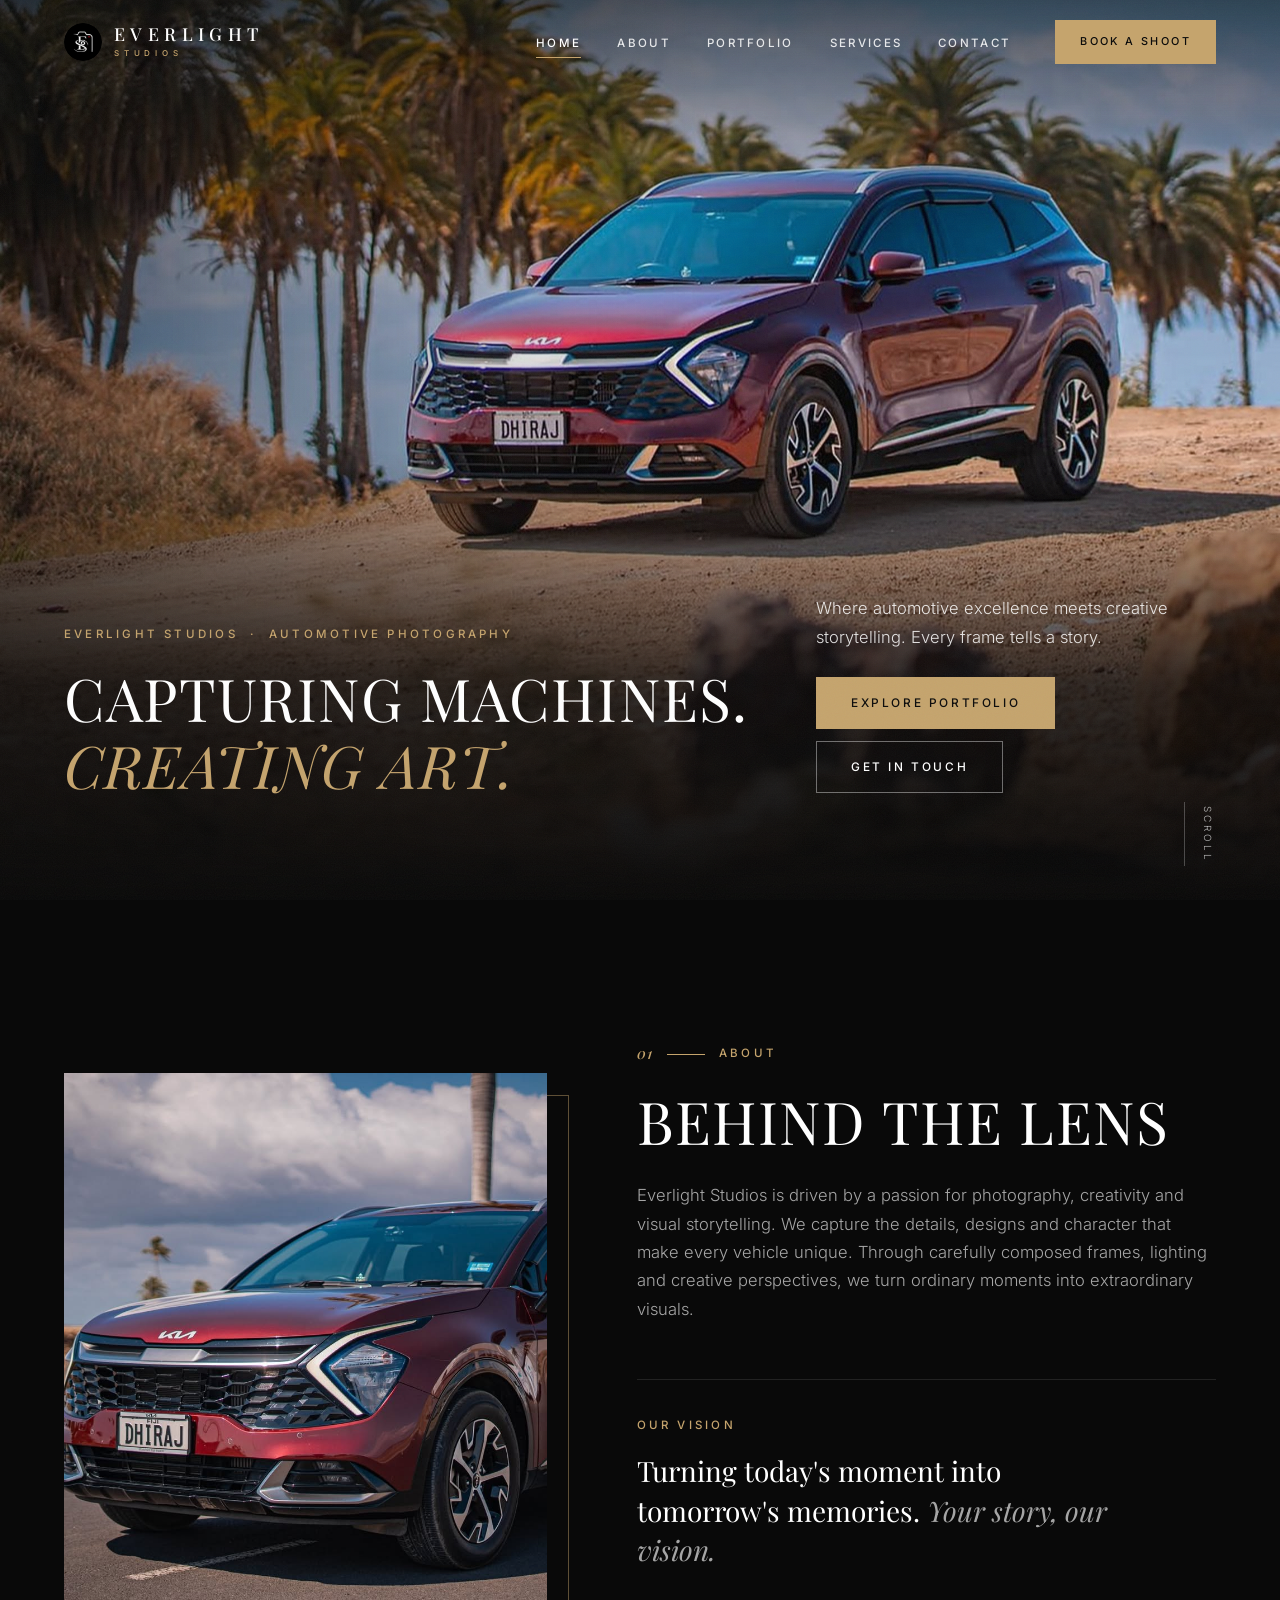
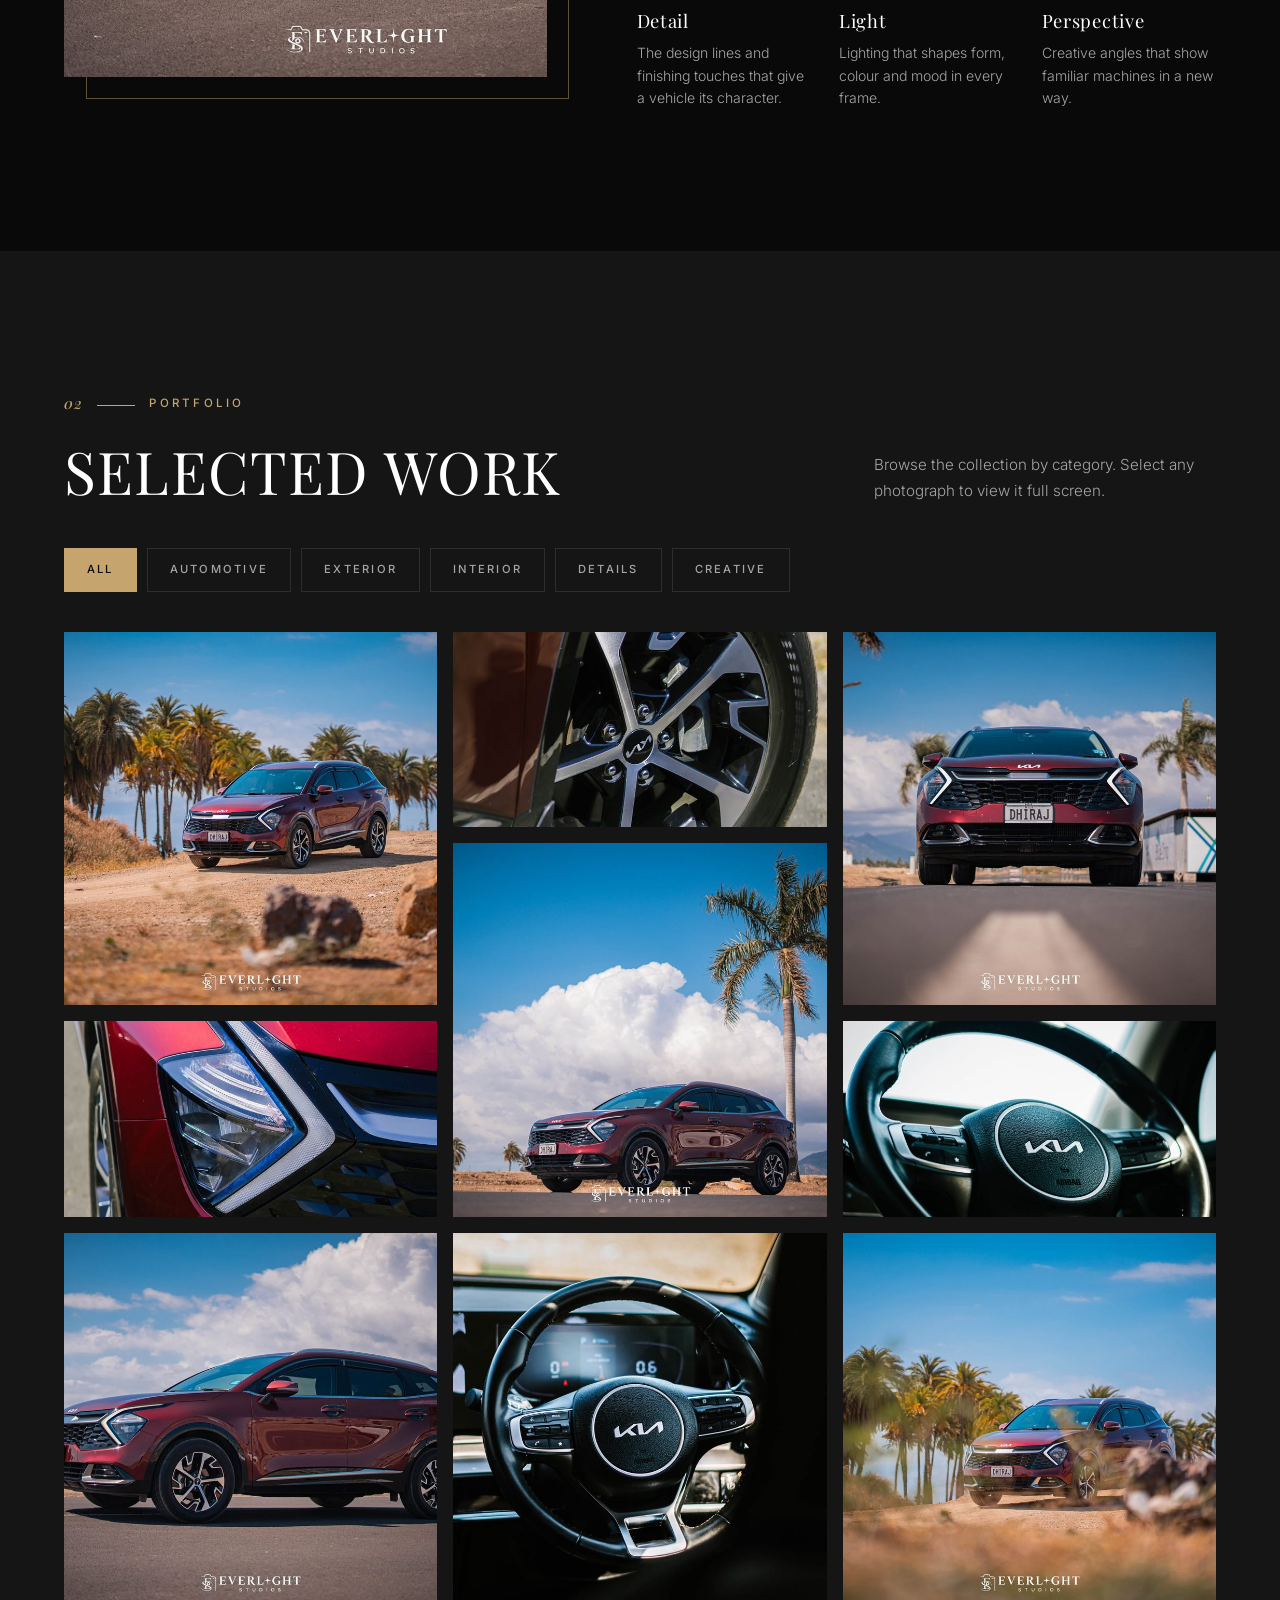
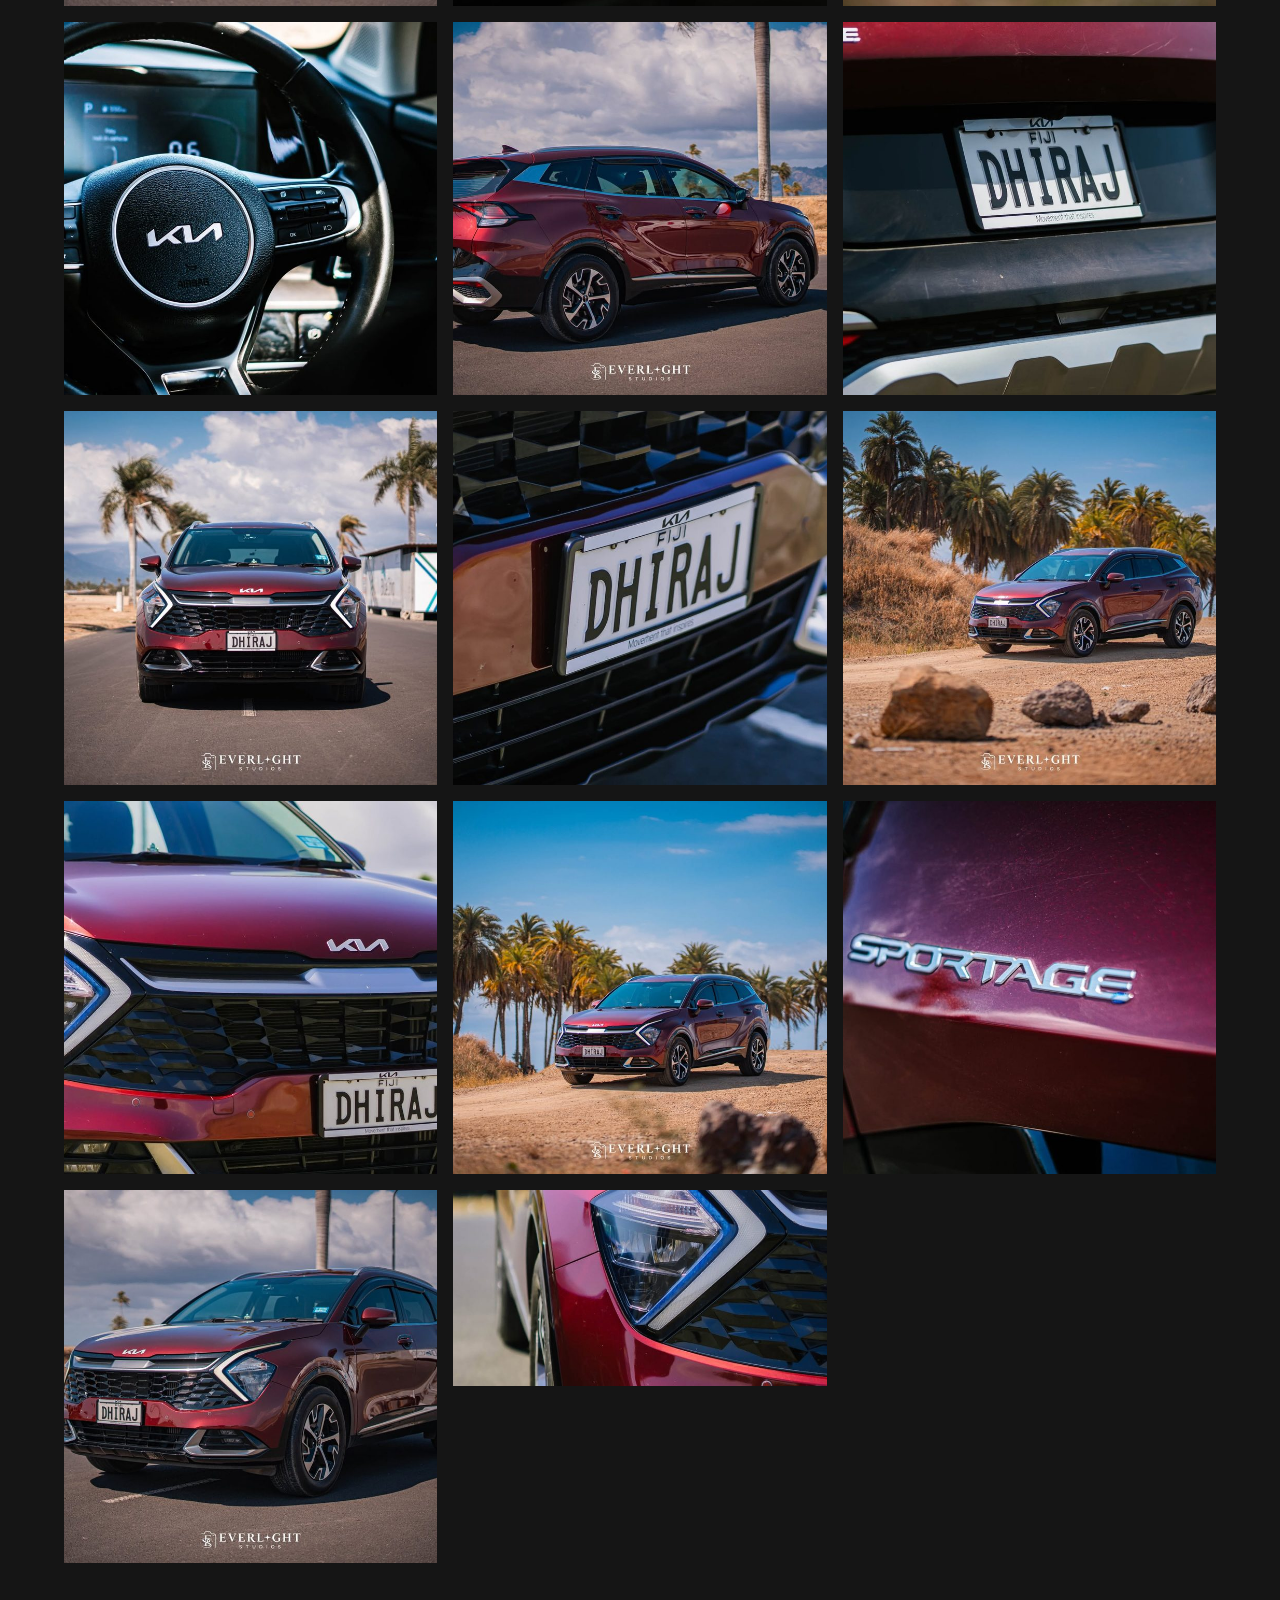
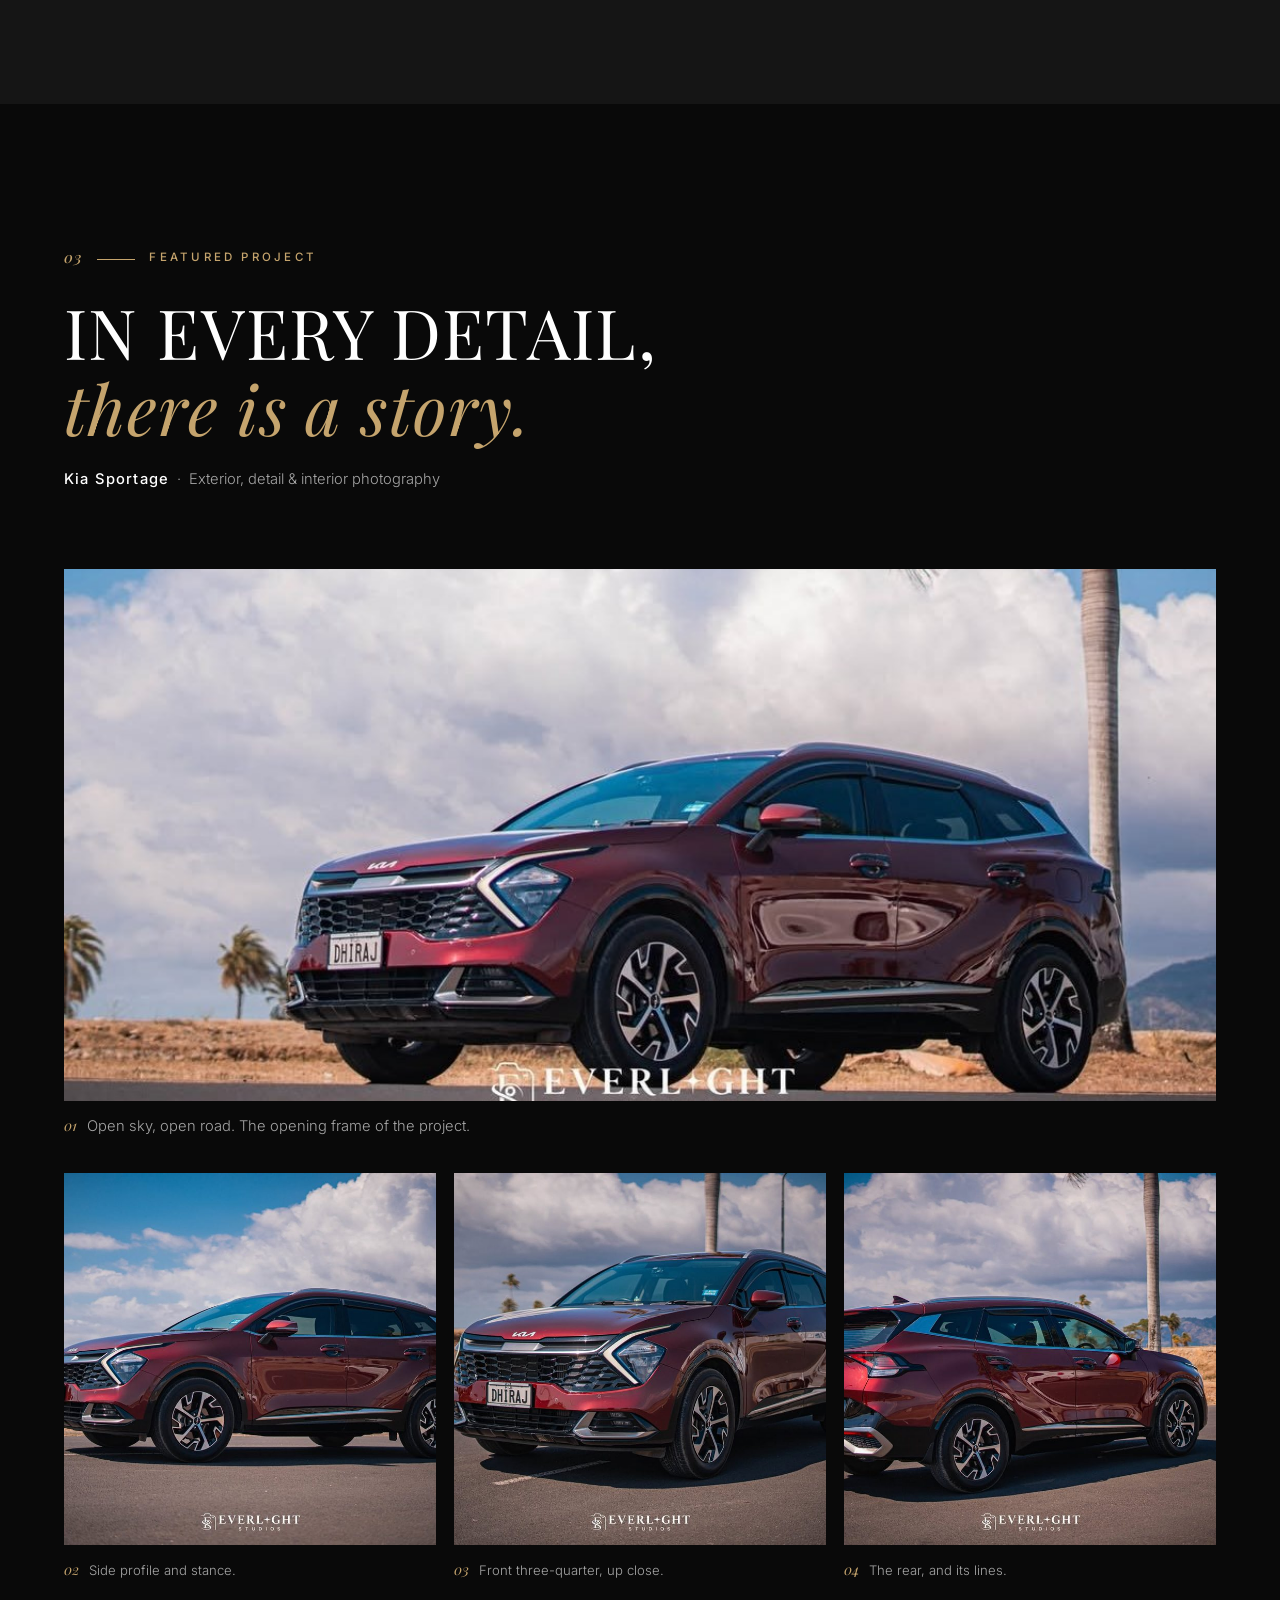
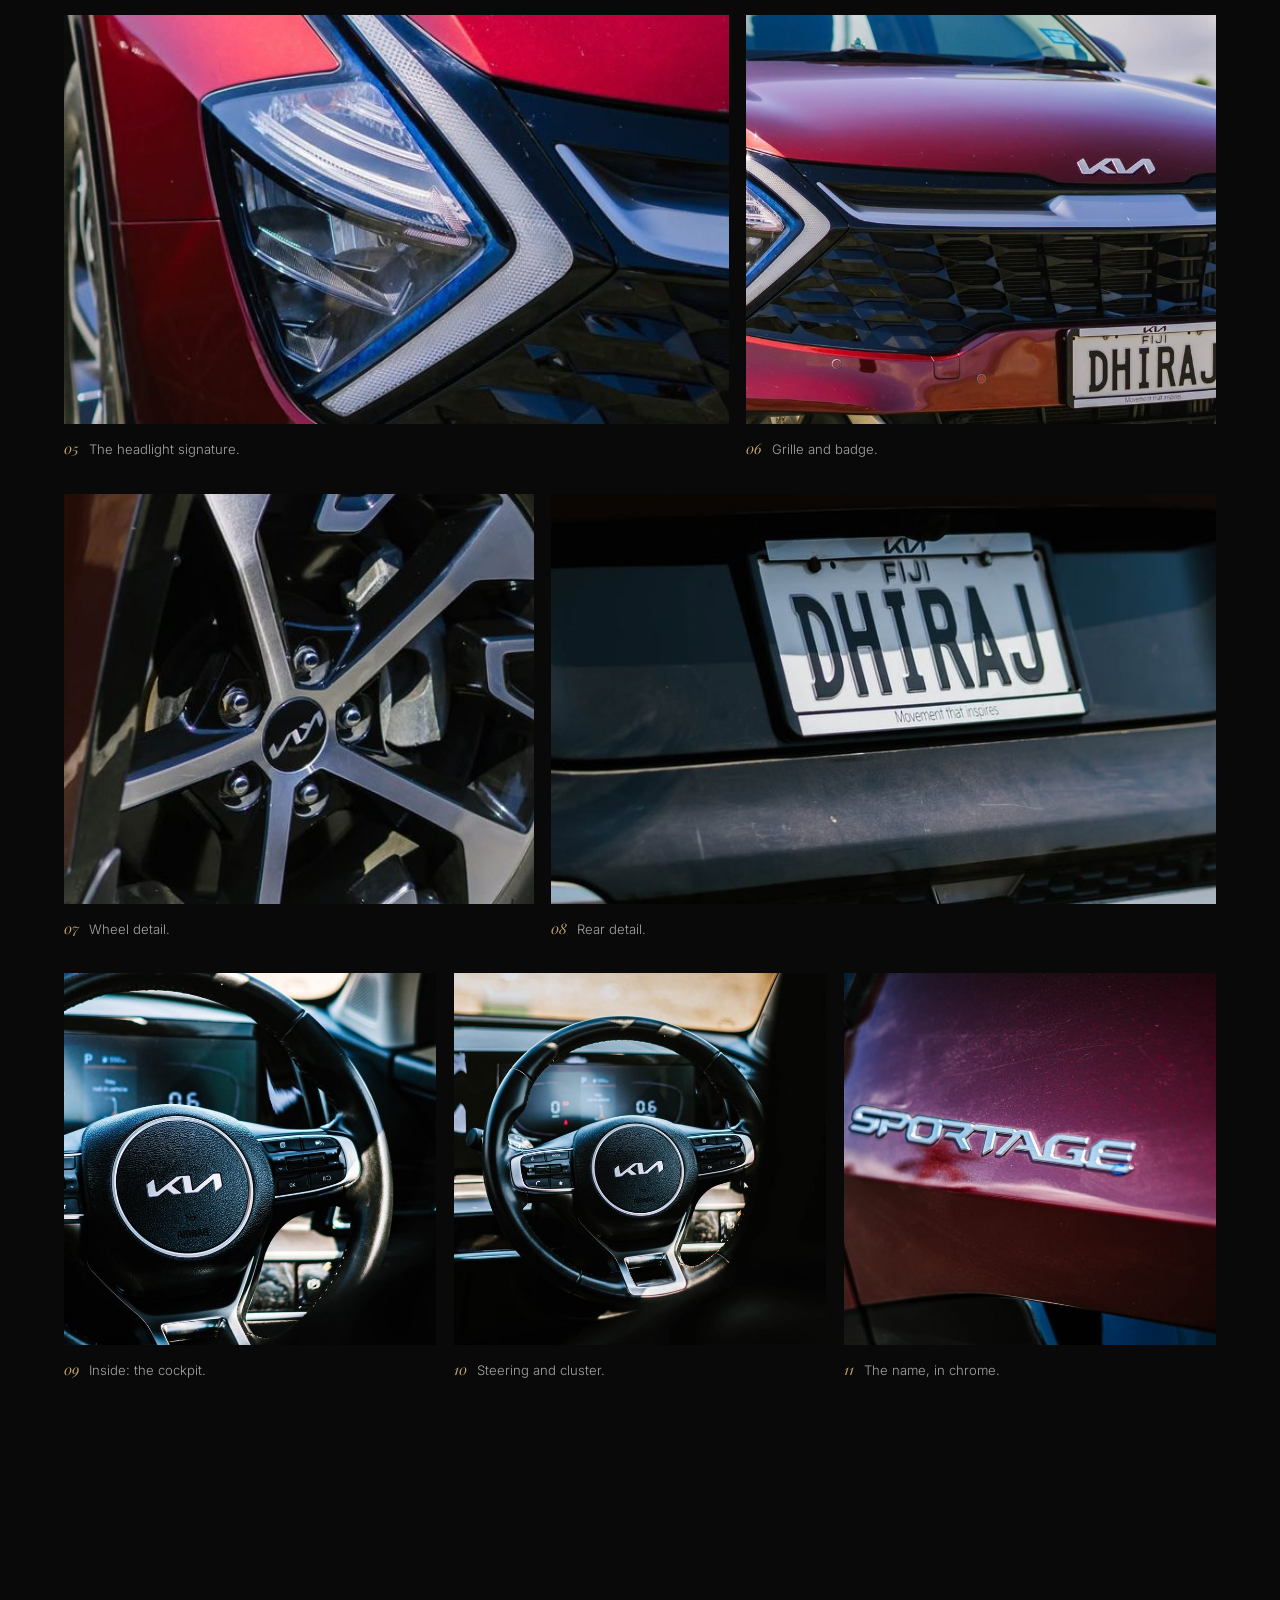
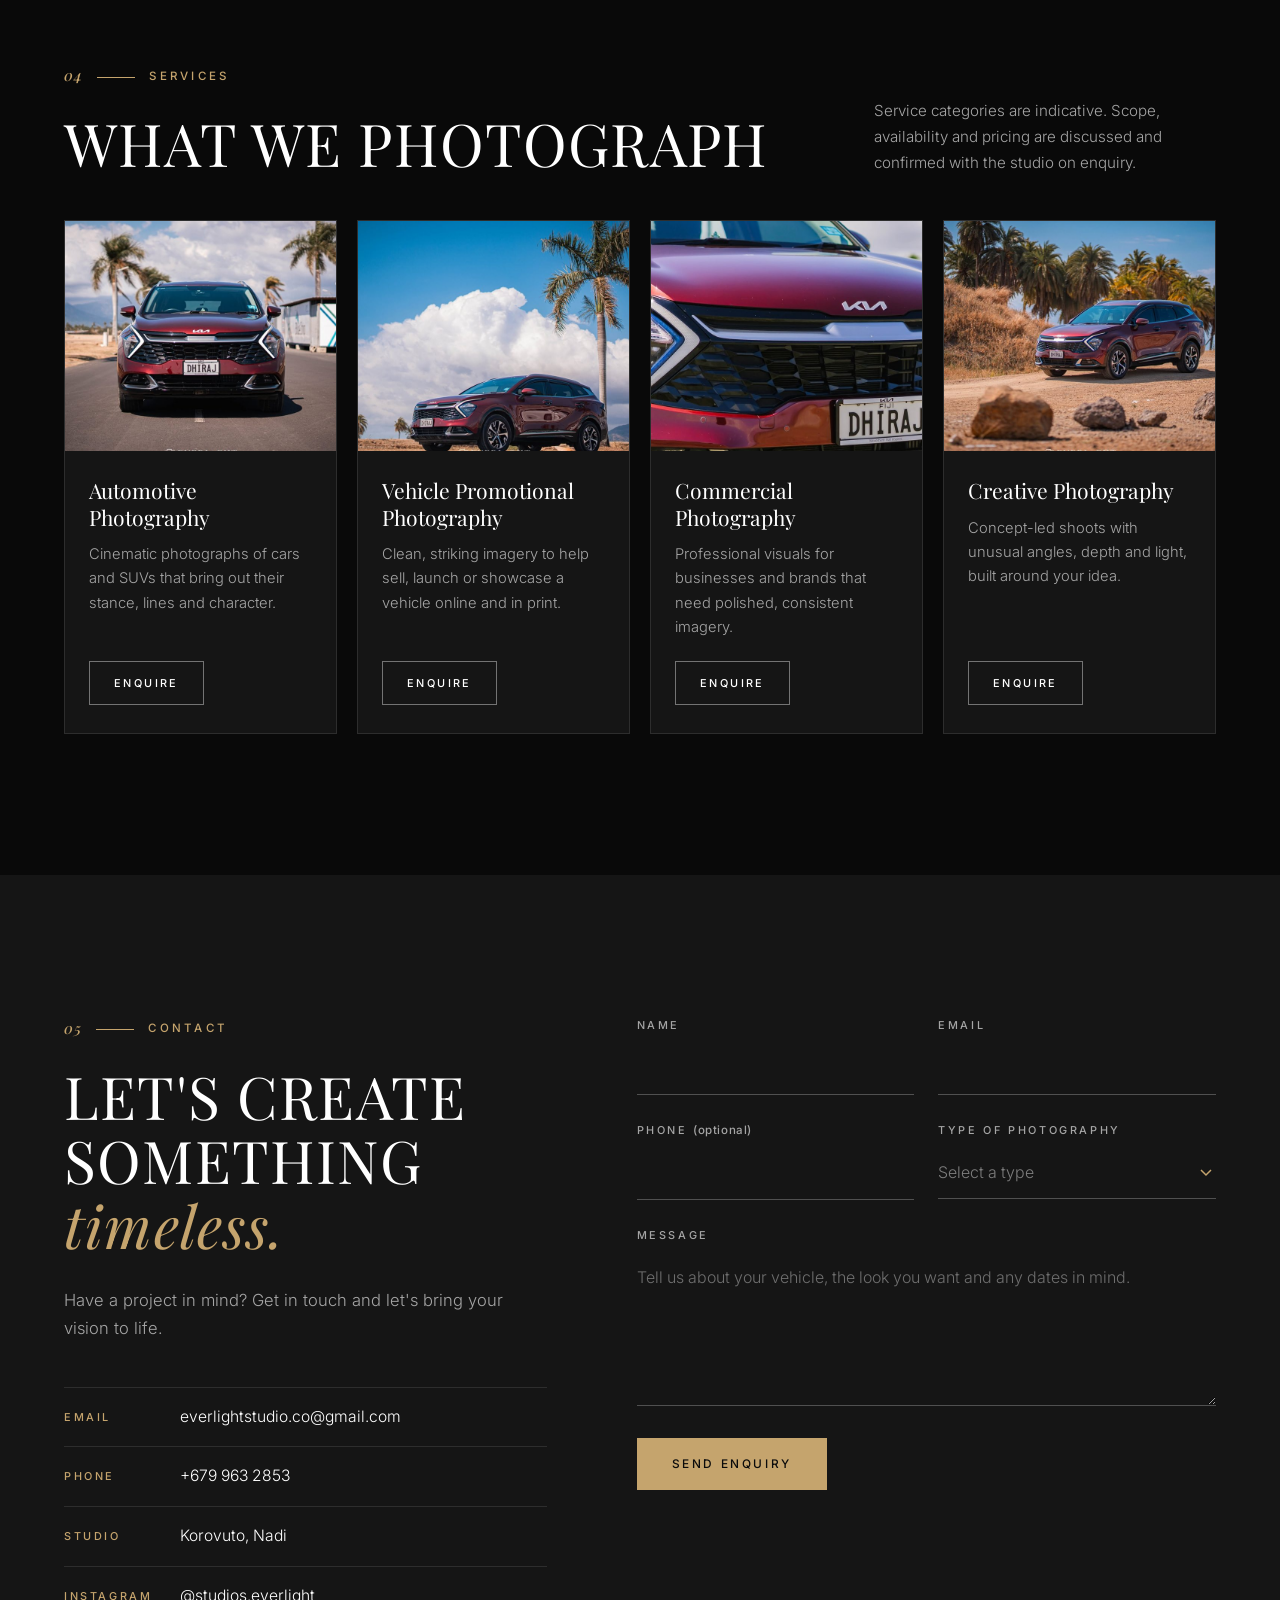
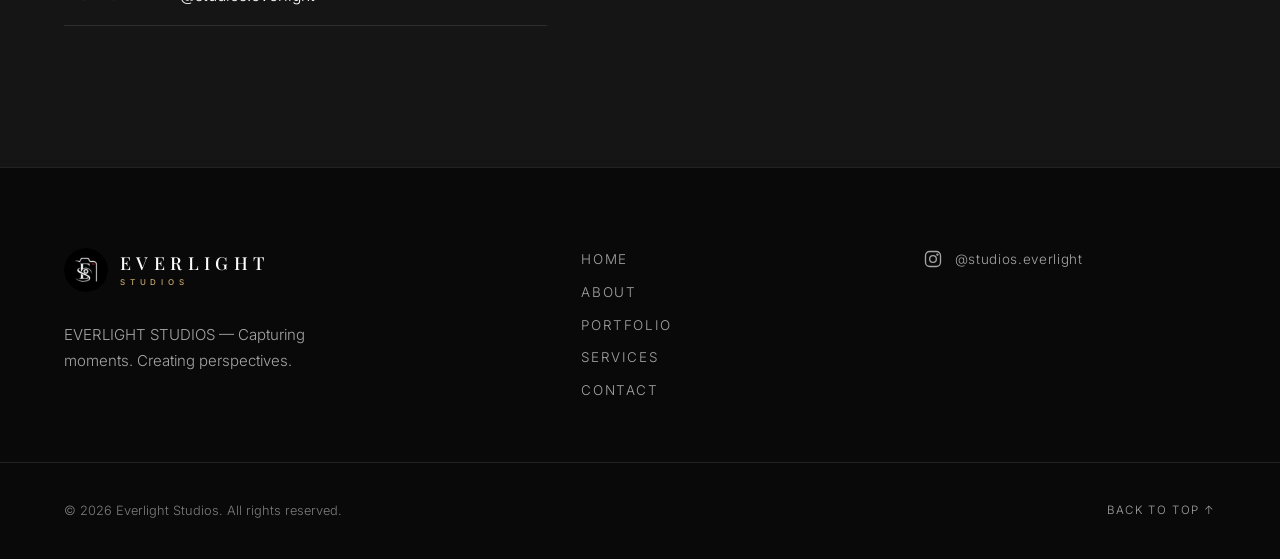
<file: everlight-studios/index.html>
<!DOCTYPE html>
<html lang="en">
<head>
  <meta charset="utf-8">
  <meta name="viewport" content="width=device-width, initial-scale=1">
  <title>Everlight Studios | Automotive Photography in Nadi, Fiji</title>
  <meta name="description" content="Everlight Studios is a creative photography brand focused on automotive photography and visual storytelling. View the portfolio and book a shoot.">
  <meta name="theme-color" content="#090909">
  <!-- After hosting, add: <link rel="canonical" href="https://YOUR-DOMAIN/"> and make og:image absolute -->

  <!-- Open Graph / social sharing -->
  <meta property="og:type" content="website">
  <meta property="og:site_name" content="Everlight Studios">
  <meta property="og:title" content="Everlight Studios | Capturing Machines. Creating Art.">
  <meta property="og:description" content="Automotive photography and creative visual storytelling. Every frame tells a story.">
  <meta property="og:image" content="images/og-image.jpg">
  <meta property="og:image:width" content="1200">
  <meta property="og:image:height" content="630">
  <meta name="twitter:card" content="summary_large_image">
  <meta name="twitter:title" content="Everlight Studios | Capturing Machines. Creating Art.">
  <meta name="twitter:description" content="Automotive photography and creative visual storytelling.">
  <meta name="twitter:image" content="images/og-image.jpg">

  <link rel="icon" type="image/png" href="images/favicon.png">
  <link rel="apple-touch-icon" href="images/favicon.png">

  <link rel="preload" as="image" href="images/hero/hero.jpg" fetchpriority="high">
  <link rel="preconnect" href="https://fonts.googleapis.com">
  <link rel="preconnect" href="https://fonts.gstatic.com" crossorigin>
  <link href="https://fonts.googleapis.com/css2?family=Inter:wght@300;400;500;600&family=Playfair+Display:ital,wght@0,400;0,500;0,600;1,400;1,500&display=swap" rel="stylesheet">
  <link rel="stylesheet" href="css/style.css">

  <script>document.documentElement.classList.add('js');</script>

  <script type="application/ld+json">
  {
    "@context": "https://schema.org",
    "@type": "Photographer",
    "name": "Everlight Studios",
    "description": "Creative photography brand specialising in automotive photography and visual storytelling.",
    "email": "everlightstudio.co@gmail.com",
    "telephone": "+679 9632853",
    "address": { "@type": "PostalAddress", "addressLocality": "Korovuto, Nadi", "addressCountry": "FJ" },
    "sameAs": ["https://www.instagram.com/studios.everlight/"]
  }
  </script>
</head>
<body>
  <a class="skip-link" href="#main">Skip to content</a>

  <!-- ============ NAVIGATION ============ -->
  <header class="site-header" id="siteHeader">
    <div class="nav container">
      <a class="brand" href="#home" aria-label="Everlight Studios, home">
        <img src="images/logo-mark.png" alt="" width="38" height="38">
        <span class="brand__text">EVERLIGHT<small>STUDIOS</small></span>
      </a>

      <nav class="nav__menu" id="navMenu" aria-label="Main">
        <ul>
          <li><a href="#home" data-nav>Home</a></li>
          <li><a href="#about" data-nav>About</a></li>
          <li><a href="#portfolio" data-nav>Portfolio</a></li>
          <li><a href="#services" data-nav>Services</a></li>
          <li><a href="#contact" data-nav>Contact</a></li>
        </ul>
        <a class="btn btn--gold btn--sm nav__cta" href="#contact">Book a Shoot</a>
      </nav>

      <button class="nav__toggle" id="navToggle" aria-expanded="false" aria-controls="navMenu" aria-label="Open menu">
        <span></span><span></span><span></span>
      </button>
    </div>
  </header>

  <main id="main">

    <!-- ============ HERO ============ -->
    <section class="hero" id="home" aria-label="Introduction">
      <div class="hero__bg">
        <img src="images/hero/hero.jpg" alt="A deep red Kia Sportage parked on a sandy track lined with palm trees under a blue sky" width="1600" height="1600" fetchpriority="high">
      </div>
      <div class="hero__overlay"></div>
      <div class="container hero__content">
        <div class="hero__left">
          <p class="eyebrow hero__eyebrow">Everlight Studios &nbsp;·&nbsp; Automotive Photography</p>
          <h1 class="hero__title">
            <span class="line"><span>Capturing machines.</span></span>
            <span class="line"><span><em>Creating art.</em></span></span>
          </h1>
        </div>
        <div class="hero__right">
          <p class="hero__lead">Where automotive excellence meets creative storytelling. Every frame tells a story.</p>
          <div class="hero__actions">
            <a class="btn btn--gold" href="#portfolio">Explore Portfolio</a>
            <a class="btn btn--ghost" href="#contact">Get in Touch</a>
          </div>
        </div>
      </div>
      <a class="scroll-ind" href="#about" aria-label="Scroll down"><span>Scroll</span><i></i></a>
    </section>

    <!-- ============ ABOUT ============ -->
    <section class="section about" id="about">
      <div class="container about__grid">
        <div class="about__media reveal">
          <img src="images/about/about.jpg" alt="Close three-quarter view of a red Kia Sportage's front end and headlight" width="864" height="1080" loading="lazy" decoding="async">
          <span class="about__frame" aria-hidden="true"></span>
        </div>
        <div class="about__text">
          <p class="eyebrow reveal"><span>01</span> About</p>
          <h2 class="h2 reveal">Behind the lens</h2>
          <p class="lead reveal">Everlight Studios is driven by a passion for photography, creativity and visual storytelling. We capture the details, designs and character that make every vehicle unique. Through carefully composed frames, lighting and creative perspectives, we turn ordinary moments into extraordinary visuals.</p>

          <div class="vision reveal">
            <h3 class="vision__title">Our Vision</h3>
            <blockquote>Turning today's moment into tomorrow's memories. <em>Your story, our vision.</em></blockquote>
            <ul class="pillars" aria-label="What we focus on">
              <li><b>Detail</b><span>The design lines and finishing touches that give a vehicle its character.</span></li>
              <li><b>Light</b><span>Lighting that shapes form, colour and mood in every frame.</span></li>
              <li><b>Perspective</b><span>Creative angles that show familiar machines in a new way.</span></li>
            </ul>
          </div>
        </div>
      </div>
    </section>

    <!-- ============ PORTFOLIO ============ -->
    <section class="section portfolio" id="portfolio">
      <div class="container">
        <div class="section-head">
          <div>
            <p class="eyebrow reveal"><span>02</span> Portfolio</p>
            <h2 class="h2 reveal">Selected work</h2>
          </div>
          <p class="section-head__note reveal">Browse the collection by category. Select any photograph to view it full screen.</p>
        </div>

        <div class="filters reveal" role="group" aria-label="Filter portfolio by category">
          <button class="filter is-active" data-filter="all" aria-pressed="true">All</button>
          <button class="filter" data-filter="automotive" aria-pressed="false">Automotive</button>
          <button class="filter" data-filter="exterior" aria-pressed="false">Exterior</button>
          <button class="filter" data-filter="interior" aria-pressed="false">Interior</button>
          <button class="filter" data-filter="details" aria-pressed="false">Details</button>
          <button class="filter" data-filter="creative" aria-pressed="false">Creative</button>
        </div>

        <ul class="masonry" id="gallery">
          <li class="g-item" data-cat="automotive">
            <a href="images/portfolio/kia-sportage-palm-trail.jpg" data-lightbox="gallery" data-title="Palm Trail" data-cat-label="Automotive Photography">
              <img src="images/portfolio/thumbs/kia-sportage-palm-trail.jpg" srcset="images/portfolio/thumbs/kia-sportage-palm-trail.jpg 720w, images/portfolio/kia-sportage-palm-trail.jpg 1080w" sizes="(min-width: 1100px) 30vw, (min-width: 480px) 46vw, 92vw" width="720" height="720" alt="Deep red Kia Sportage on a sandy track lined with tall palm trees under a blue sky" loading="lazy" decoding="async">
              <span class="g-cap"><span class="g-cat">Automotive Photography</span><span class="g-title">Palm Trail</span></span>
            </a>
          </li>
          <li class="g-item" data-cat="details">
            <a href="images/portfolio/kia-sportage-headlight-signature.jpg" data-lightbox="gallery" data-title="Headlight Signature" data-cat-label="Automotive Details">
              <img src="images/portfolio/thumbs/kia-sportage-headlight-signature.jpg" srcset="images/portfolio/thumbs/kia-sportage-headlight-signature.jpg 720w, images/portfolio/kia-sportage-headlight-signature.jpg 1080w" sizes="(min-width: 1100px) 30vw, (min-width: 480px) 46vw, 92vw" width="720" height="377" alt="Close-up of the Kia Sportage angular LED headlight set into glossy red bodywork" loading="lazy" decoding="async">
              <span class="g-cap"><span class="g-cat">Automotive Details</span><span class="g-title">Headlight Signature</span></span>
            </a>
          </li>
          <li class="g-item" data-cat="exterior">
            <a href="images/portfolio/kia-sportage-side-profile.jpg" data-lightbox="gallery" data-title="Side Profile" data-cat-label="Exterior Photography">
              <img src="images/portfolio/thumbs/kia-sportage-side-profile.jpg" srcset="images/portfolio/thumbs/kia-sportage-side-profile.jpg 720w, images/portfolio/kia-sportage-side-profile.jpg 1080w" sizes="(min-width: 1100px) 30vw, (min-width: 480px) 46vw, 92vw" width="720" height="720" alt="Side profile of the red Kia Sportage on tarmac with its alloy wheel and a cloudy sky behind" loading="lazy" decoding="async">
              <span class="g-cap"><span class="g-cat">Exterior Photography</span><span class="g-title">Side Profile</span></span>
            </a>
          </li>
          <li class="g-item" data-cat="interior">
            <a href="images/portfolio/kia-sportage-cockpit-detail.jpg" data-lightbox="gallery" data-title="Cockpit Detail" data-cat-label="Interior Photography">
              <img src="images/portfolio/thumbs/kia-sportage-cockpit-detail.jpg" srcset="images/portfolio/thumbs/kia-sportage-cockpit-detail.jpg 720w, images/portfolio/kia-sportage-cockpit-detail.jpg 1073w" sizes="(min-width: 1100px) 30vw, (min-width: 480px) 46vw, 92vw" width="720" height="720" alt="Kia steering wheel badge and digital instrument cluster seen from the driver seat" loading="lazy" decoding="async">
              <span class="g-cap"><span class="g-cat">Interior Photography</span><span class="g-title">Cockpit Detail</span></span>
            </a>
          </li>
          <li class="g-item" data-cat="automotive">
            <a href="images/portfolio/kia-sportage-face-to-face.jpg" data-lightbox="gallery" data-title="Face to Face" data-cat-label="Automotive Photography">
              <img src="images/portfolio/thumbs/kia-sportage-face-to-face.jpg" srcset="images/portfolio/thumbs/kia-sportage-face-to-face.jpg 720w, images/portfolio/kia-sportage-face-to-face.jpg 1080w" sizes="(min-width: 1100px) 30vw, (min-width: 480px) 46vw, 92vw" width="720" height="720" alt="Front view of the red Kia Sportage centred on an empty road with palm trees and mountains behind" loading="lazy" decoding="async">
              <span class="g-cap"><span class="g-cat">Automotive Photography</span><span class="g-title">Face to Face</span></span>
            </a>
          </li>
          <li class="g-item" data-cat="details">
            <a href="images/portfolio/kia-sportage-grille-and-badge.jpg" data-lightbox="gallery" data-title="Grille &amp; Badge" data-cat-label="Automotive Details">
              <img src="images/portfolio/thumbs/kia-sportage-grille-and-badge.jpg" srcset="images/portfolio/thumbs/kia-sportage-grille-and-badge.jpg 720w, images/portfolio/kia-sportage-grille-and-badge.jpg 1073w" sizes="(min-width: 1100px) 30vw, (min-width: 480px) 46vw, 92vw" width="720" height="720" alt="Kia badge, tiger-nose grille and number plate on the front of the red Sportage" loading="lazy" decoding="async">
              <span class="g-cap"><span class="g-cat">Automotive Details</span><span class="g-title">Grille &amp; Badge</span></span>
            </a>
          </li>
          <li class="g-item" data-cat="exterior">
            <a href="images/portfolio/kia-sportage-three-quarter-front.jpg" data-lightbox="gallery" data-title="Three-Quarter Front" data-cat-label="Exterior Photography">
              <img src="images/portfolio/thumbs/kia-sportage-three-quarter-front.jpg" srcset="images/portfolio/thumbs/kia-sportage-three-quarter-front.jpg 720w, images/portfolio/kia-sportage-three-quarter-front.jpg 1080w" sizes="(min-width: 1100px) 30vw, (min-width: 480px) 46vw, 92vw" width="720" height="720" alt="Three-quarter front view of the Kia Sportage showing headlight, grille and wheel" loading="lazy" decoding="async">
              <span class="g-cap"><span class="g-cat">Exterior Photography</span><span class="g-title">Three-Quarter Front</span></span>
            </a>
          </li>
          <li class="g-item" data-cat="details">
            <a href="images/portfolio/kia-sportage-wheel-detail.jpg" data-lightbox="gallery" data-title="Wheel Detail" data-cat-label="Automotive Details">
              <img src="images/portfolio/thumbs/kia-sportage-wheel-detail.jpg" srcset="images/portfolio/thumbs/kia-sportage-wheel-detail.jpg 720w, images/portfolio/kia-sportage-wheel-detail.jpg 1080w" sizes="(min-width: 1100px) 30vw, (min-width: 480px) 46vw, 92vw" width="720" height="377" alt="Close-up of a Kia Sportage alloy wheel with centre cap and tyre sidewall" loading="lazy" decoding="async">
              <span class="g-cap"><span class="g-cat">Automotive Details</span><span class="g-title">Wheel Detail</span></span>
            </a>
          </li>
          <li class="g-item" data-cat="automotive">
            <a href="images/portfolio/kia-sportage-under-open-sky.jpg" data-lightbox="gallery" data-title="Under Open Sky" data-cat-label="Automotive Photography">
              <img src="images/portfolio/thumbs/kia-sportage-under-open-sky.jpg" srcset="images/portfolio/thumbs/kia-sportage-under-open-sky.jpg 720w, images/portfolio/kia-sportage-under-open-sky.jpg 1080w" sizes="(min-width: 1100px) 30vw, (min-width: 480px) 46vw, 92vw" width="720" height="720" alt="Red Kia Sportage photographed from a low angle beneath towering white clouds and a tall palm" loading="lazy" decoding="async">
              <span class="g-cap"><span class="g-cat">Automotive Photography</span><span class="g-title">Under Open Sky</span></span>
            </a>
          </li>
          <li class="g-item" data-cat="interior">
            <a href="images/portfolio/kia-sportage-steering-and-cluster.jpg" data-lightbox="gallery" data-title="Steering &amp; Cluster" data-cat-label="Interior Photography">
              <img src="images/portfolio/thumbs/kia-sportage-steering-and-cluster.jpg" srcset="images/portfolio/thumbs/kia-sportage-steering-and-cluster.jpg 720w, images/portfolio/kia-sportage-steering-and-cluster.jpg 1073w" sizes="(min-width: 1100px) 30vw, (min-width: 480px) 46vw, 92vw" width="720" height="720" alt="Centred view of the Kia steering wheel and instrument cluster" loading="lazy" decoding="async">
              <span class="g-cap"><span class="g-cat">Interior Photography</span><span class="g-title">Steering &amp; Cluster</span></span>
            </a>
          </li>
          <li class="g-item" data-cat="exterior">
            <a href="images/portfolio/kia-sportage-rear-three-quarter.jpg" data-lightbox="gallery" data-title="Rear Three-Quarter" data-cat-label="Exterior Photography">
              <img src="images/portfolio/thumbs/kia-sportage-rear-three-quarter.jpg" srcset="images/portfolio/thumbs/kia-sportage-rear-three-quarter.jpg 720w, images/portfolio/kia-sportage-rear-three-quarter.jpg 1080w" sizes="(min-width: 1100px) 30vw, (min-width: 480px) 46vw, 92vw" width="720" height="720" alt="Rear three-quarter view of the Kia Sportage with tail light, rear wheel and cloudy sky" loading="lazy" decoding="async">
              <span class="g-cap"><span class="g-cat">Exterior Photography</span><span class="g-title">Rear Three-Quarter</span></span>
            </a>
          </li>
          <li class="g-item" data-cat="details">
            <a href="images/portfolio/kia-sportage-front-plate-detail.jpg" data-lightbox="gallery" data-title="Front Plate Detail" data-cat-label="Automotive Details">
              <img src="images/portfolio/thumbs/kia-sportage-front-plate-detail.jpg" srcset="images/portfolio/thumbs/kia-sportage-front-plate-detail.jpg 720w, images/portfolio/kia-sportage-front-plate-detail.jpg 1073w" sizes="(min-width: 1100px) 30vw, (min-width: 480px) 46vw, 92vw" width="720" height="720" alt="Close-up of the Kia Sportage front number plate framed by the grille and bumper" loading="lazy" decoding="async">
              <span class="g-cap"><span class="g-cat">Automotive Details</span><span class="g-title">Front Plate Detail</span></span>
            </a>
          </li>
          <li class="g-item" data-cat="automotive">
            <a href="images/portfolio/kia-sportage-dust-and-palms.jpg" data-lightbox="gallery" data-title="Dust &amp; Palms" data-cat-label="Automotive Photography">
              <img src="images/portfolio/thumbs/kia-sportage-dust-and-palms.jpg" srcset="images/portfolio/thumbs/kia-sportage-dust-and-palms.jpg 720w, images/portfolio/kia-sportage-dust-and-palms.jpg 1080w" sizes="(min-width: 1100px) 30vw, (min-width: 480px) 46vw, 92vw" width="720" height="720" alt="Kia Sportage on a dusty trail with palm trees and blurred rocks in the foreground" loading="lazy" decoding="async">
              <span class="g-cap"><span class="g-cat">Automotive Photography</span><span class="g-title">Dust &amp; Palms</span></span>
            </a>
          </li>
          <li class="g-item" data-cat="details">
            <a href="images/portfolio/kia-sportage-headlight-edge.jpg" data-lightbox="gallery" data-title="Headlight Edge" data-cat-label="Automotive Details">
              <img src="images/portfolio/thumbs/kia-sportage-headlight-edge.jpg" srcset="images/portfolio/thumbs/kia-sportage-headlight-edge.jpg 720w, images/portfolio/kia-sportage-headlight-edge.jpg 1080w" sizes="(min-width: 1100px) 30vw, (min-width: 480px) 46vw, 92vw" width="720" height="377" alt="Second angle on the Sportage headlight showing the sharp chevron light signature" loading="lazy" decoding="async">
              <span class="g-cap"><span class="g-cat">Automotive Details</span><span class="g-title">Headlight Edge</span></span>
            </a>
          </li>
          <li class="g-item" data-cat="exterior">
            <a href="images/portfolio/kia-sportage-low-angle-front.jpg" data-lightbox="gallery" data-title="Low Angle Front" data-cat-label="Exterior Photography">
              <img src="images/portfolio/thumbs/kia-sportage-low-angle-front.jpg" srcset="images/portfolio/thumbs/kia-sportage-low-angle-front.jpg 720w, images/portfolio/kia-sportage-low-angle-front.jpg 1080w" sizes="(min-width: 1100px) 30vw, (min-width: 480px) 46vw, 92vw" width="720" height="720" alt="Very low front angle of the Kia Sportage with road leading towards the camera and palms behind" loading="lazy" decoding="async">
              <span class="g-cap"><span class="g-cat">Exterior Photography</span><span class="g-title">Low Angle Front</span></span>
            </a>
          </li>
          <li class="g-item" data-cat="interior">
            <a href="images/portfolio/kia-sportage-wheel-and-controls.jpg" data-lightbox="gallery" data-title="Wheel &amp; Controls" data-cat-label="Interior Photography">
              <img src="images/portfolio/thumbs/kia-sportage-wheel-and-controls.jpg" srcset="images/portfolio/thumbs/kia-sportage-wheel-and-controls.jpg 720w, images/portfolio/kia-sportage-wheel-and-controls.jpg 1080w" sizes="(min-width: 1100px) 30vw, (min-width: 480px) 46vw, 92vw" width="720" height="377" alt="Kia steering wheel with its control buttons and window light beyond" loading="lazy" decoding="async">
              <span class="g-cap"><span class="g-cat">Interior Photography</span><span class="g-title">Wheel &amp; Controls</span></span>
            </a>
          </li>
          <li class="g-item" data-cat="creative">
            <a href="images/portfolio/kia-sportage-among-the-palms.jpg" data-lightbox="gallery" data-title="Among the Palms" data-cat-label="Creative Shots">
              <img src="images/portfolio/thumbs/kia-sportage-among-the-palms.jpg" srcset="images/portfolio/thumbs/kia-sportage-among-the-palms.jpg 720w, images/portfolio/kia-sportage-among-the-palms.jpg 1080w" sizes="(min-width: 1100px) 30vw, (min-width: 480px) 46vw, 92vw" width="720" height="720" alt="Kia Sportage on a hill among golden palm trees with blurred foreground rocks" loading="lazy" decoding="async">
              <span class="g-cap"><span class="g-cat">Creative Shots</span><span class="g-title">Among the Palms</span></span>
            </a>
          </li>
          <li class="g-item" data-cat="details">
            <a href="images/portfolio/kia-sportage-rear-plate-detail.jpg" data-lightbox="gallery" data-title="Rear Plate Detail" data-cat-label="Automotive Details">
              <img src="images/portfolio/thumbs/kia-sportage-rear-plate-detail.jpg" srcset="images/portfolio/thumbs/kia-sportage-rear-plate-detail.jpg 720w, images/portfolio/kia-sportage-rear-plate-detail.jpg 1073w" sizes="(min-width: 1100px) 30vw, (min-width: 480px) 46vw, 92vw" width="720" height="720" alt="Rear number plate and bumper detail of the red Kia Sportage" loading="lazy" decoding="async">
              <span class="g-cap"><span class="g-cat">Automotive Details</span><span class="g-title">Rear Plate Detail</span></span>
            </a>
          </li>
          <li class="g-item" data-cat="creative">
            <a href="images/portfolio/kia-sportage-rocks-and-palms.jpg" data-lightbox="gallery" data-title="Rocks &amp; Palms" data-cat-label="Creative Shots">
              <img src="images/portfolio/thumbs/kia-sportage-rocks-and-palms.jpg" srcset="images/portfolio/thumbs/kia-sportage-rocks-and-palms.jpg 720w, images/portfolio/kia-sportage-rocks-and-palms.jpg 1080w" sizes="(min-width: 1100px) 30vw, (min-width: 480px) 46vw, 92vw" width="720" height="720" alt="Creative composition with sharp foreground rocks, palm trees and the Sportage in soft focus" loading="lazy" decoding="async">
              <span class="g-cap"><span class="g-cat">Creative Shots</span><span class="g-title">Rocks &amp; Palms</span></span>
            </a>
          </li>
          <li class="g-item" data-cat="details">
            <a href="images/portfolio/kia-sportage-sportage-script.jpg" data-lightbox="gallery" data-title="Sportage Script" data-cat-label="Automotive Details">
              <img src="images/portfolio/thumbs/kia-sportage-sportage-script.jpg" srcset="images/portfolio/thumbs/kia-sportage-sportage-script.jpg 720w, images/portfolio/kia-sportage-sportage-script.jpg 1073w" sizes="(min-width: 1100px) 30vw, (min-width: 480px) 46vw, 92vw" width="720" height="720" alt="Chrome Sportage lettering on a deep red body panel" loading="lazy" decoding="async">
              <span class="g-cap"><span class="g-cat">Automotive Details</span><span class="g-title">Sportage Script</span></span>
            </a>
          </li>
        </ul>
      </div>
    </section>

    <!-- ============ FEATURED PROJECT ============ -->
    <section class="section featured" id="featured">
      <div class="container">
        <div class="featured__head">
          <p class="eyebrow reveal"><span>03</span> Featured project</p>
          <h2 class="h2 featured__title reveal">In every detail,<br><em>there is a story.</em></h2>
          <p class="featured__meta reveal"><b>Kia Sportage</b> &nbsp;·&nbsp; Exterior, detail &amp; interior photography</p>
        </div>

        <div class="fgrid">
          <figure class="f f--hero reveal">
            <a href="images/portfolio/kia-sportage-under-open-sky.jpg" data-lightbox="featured" data-title="Under Open Sky" data-cat-label="Featured project">
              <img src="images/featured/featured-cinematic.jpg" alt="Red Kia Sportage seen from a low three-quarter angle against towering white clouds and a palm tree" width="1080" height="610" loading="lazy" decoding="async">
            </a>
            <figcaption><i>01</i> Open sky, open road. The opening frame of the project.</figcaption>
          </figure>

          <figure class="f f--a reveal">
            <a href="images/portfolio/kia-sportage-side-profile.jpg" data-lightbox="featured" data-title="Side Profile" data-cat-label="Featured project">
              <img src="images/portfolio/thumbs/kia-sportage-side-profile.jpg" alt="Side profile of the red Kia Sportage with its alloy wheel and cloudy sky" width="720" height="720" loading="lazy" decoding="async">
            </a>
            <figcaption><i>02</i> Side profile and stance.</figcaption>
          </figure>
          <figure class="f f--a reveal">
            <a href="images/portfolio/kia-sportage-three-quarter-front.jpg" data-lightbox="featured" data-title="Three-Quarter Front" data-cat-label="Featured project">
              <img src="images/portfolio/thumbs/kia-sportage-three-quarter-front.jpg" alt="Three-quarter front view of the Kia Sportage on tarmac" width="720" height="720" loading="lazy" decoding="async">
            </a>
            <figcaption><i>03</i> Front three-quarter, up close.</figcaption>
          </figure>
          <figure class="f f--a reveal">
            <a href="images/portfolio/kia-sportage-rear-three-quarter.jpg" data-lightbox="featured" data-title="Rear Three-Quarter" data-cat-label="Featured project">
              <img src="images/portfolio/thumbs/kia-sportage-rear-three-quarter.jpg" alt="Rear three-quarter view of the Kia Sportage showing tail light and wheel" width="720" height="720" loading="lazy" decoding="async">
            </a>
            <figcaption><i>04</i> The rear, and its lines.</figcaption>
          </figure>

          <figure class="f f--b7 reveal">
            <a href="images/portfolio/kia-sportage-headlight-signature.jpg" data-lightbox="featured" data-title="Headlight Signature" data-cat-label="Featured project">
              <img src="images/portfolio/thumbs/kia-sportage-headlight-signature.jpg" alt="Close-up of the Kia Sportage's angular LED headlight in deep red bodywork" width="720" height="377" loading="lazy" decoding="async">
            </a>
            <figcaption><i>05</i> The headlight signature.</figcaption>
          </figure>
          <figure class="f f--b5 reveal">
            <a href="images/portfolio/kia-sportage-grille-and-badge.jpg" data-lightbox="featured" data-title="Grille &amp; Badge" data-cat-label="Featured project">
              <img src="images/portfolio/thumbs/kia-sportage-grille-and-badge.jpg" alt="Front grille, Kia badge and number plate of the red Sportage" width="720" height="720" loading="lazy" decoding="async">
            </a>
            <figcaption><i>06</i> Grille and badge.</figcaption>
          </figure>

          <figure class="f f--b5 reveal">
            <a href="images/portfolio/kia-sportage-wheel-detail.jpg" data-lightbox="featured" data-title="Wheel Detail" data-cat-label="Featured project">
              <img src="images/portfolio/thumbs/kia-sportage-wheel-detail.jpg" alt="Close-up of a Kia Sportage alloy wheel with centre cap" width="720" height="377" loading="lazy" decoding="async">
            </a>
            <figcaption><i>07</i> Wheel detail.</figcaption>
          </figure>
          <figure class="f f--b7 reveal">
            <a href="images/portfolio/kia-sportage-rear-plate-detail.jpg" data-lightbox="featured" data-title="Rear Plate Detail" data-cat-label="Featured project">
              <img src="images/portfolio/thumbs/kia-sportage-rear-plate-detail.jpg" alt="Rear number plate and bumper detail of the Kia Sportage" width="720" height="720" loading="lazy" decoding="async">
            </a>
            <figcaption><i>08</i> Rear detail.</figcaption>
          </figure>

          <figure class="f f--c reveal">
            <a href="images/portfolio/kia-sportage-cockpit-detail.jpg" data-lightbox="featured" data-title="Cockpit Detail" data-cat-label="Featured project">
              <img src="images/portfolio/thumbs/kia-sportage-cockpit-detail.jpg" alt="Kia steering wheel and digital instrument cluster inside the Sportage" width="720" height="720" loading="lazy" decoding="async">
            </a>
            <figcaption><i>09</i> Inside: the cockpit.</figcaption>
          </figure>
          <figure class="f f--c reveal">
            <a href="images/portfolio/kia-sportage-steering-and-cluster.jpg" data-lightbox="featured" data-title="Steering &amp; Cluster" data-cat-label="Featured project">
              <img src="images/portfolio/thumbs/kia-sportage-steering-and-cluster.jpg" alt="Centred view of the steering wheel and instrument cluster" width="720" height="720" loading="lazy" decoding="async">
            </a>
            <figcaption><i>10</i> Steering and cluster.</figcaption>
          </figure>
          <figure class="f f--c reveal">
            <a href="images/portfolio/kia-sportage-sportage-script.jpg" data-lightbox="featured" data-title="Sportage Script" data-cat-label="Featured project">
              <img src="images/portfolio/thumbs/kia-sportage-sportage-script.jpg" alt="Chrome Sportage lettering on a deep red body panel" width="720" height="720" loading="lazy" decoding="async">
            </a>
            <figcaption><i>11</i> The name, in chrome.</figcaption>
          </figure>
        </div>
      </div>
    </section>

    <!-- ============ SERVICES ============ -->
    <section class="section services" id="services">
      <div class="container">
        <div class="section-head">
          <div>
            <p class="eyebrow reveal"><span>04</span> Services</p>
            <h2 class="h2 reveal">What we photograph</h2>
          </div>
          <p class="section-head__note reveal">Service categories are indicative. Scope, availability and pricing are discussed and confirmed with the studio on enquiry.</p>
        </div>

        <div class="cards">
          <article class="card reveal">
            <div class="card__img"><img src="images/portfolio/thumbs/kia-sportage-face-to-face.jpg" alt="Front view of a red Kia Sportage on an empty road with palm trees" width="720" height="720" loading="lazy" decoding="async"></div>
            <div class="card__body">
              <h3>Automotive Photography</h3>
              <p>Cinematic photographs of cars and SUVs that bring out their stance, lines and character.</p>
              <button class="btn btn--ghost btn--sm" data-enquire="Automotive Photography">Enquire</button>
            </div>
          </article>
          <article class="card reveal">
            <div class="card__img"><img src="images/portfolio/thumbs/kia-sportage-under-open-sky.jpg" alt="Red Kia Sportage under a dramatic cloudy sky" width="720" height="720" loading="lazy" decoding="async"></div>
            <div class="card__body">
              <h3>Vehicle Promotional Photography</h3>
              <p>Clean, striking imagery to help sell, launch or showcase a vehicle online and in print.</p>
              <button class="btn btn--ghost btn--sm" data-enquire="Vehicle Promotional Photography">Enquire</button>
            </div>
          </article>
          <article class="card reveal">
            <div class="card__img"><img src="images/portfolio/thumbs/kia-sportage-grille-and-badge.jpg" alt="Detail of a Kia grille, badge and number plate" width="720" height="720" loading="lazy" decoding="async"></div>
            <div class="card__body">
              <h3>Commercial Photography</h3>
              <p>Professional visuals for businesses and brands that need polished, consistent imagery.</p>
              <button class="btn btn--ghost btn--sm" data-enquire="Commercial Photography">Enquire</button>
            </div>
          </article>
          <article class="card reveal">
            <div class="card__img"><img src="images/portfolio/thumbs/kia-sportage-rocks-and-palms.jpg" alt="Creative composition with foreground rocks, palm trees and a red SUV" width="720" height="720" loading="lazy" decoding="async"></div>
            <div class="card__body">
              <h3>Creative Photography</h3>
              <p>Concept-led shoots with unusual angles, depth and light, built around your idea.</p>
              <button class="btn btn--ghost btn--sm" data-enquire="Creative Photography">Enquire</button>
            </div>
          </article>
        </div>
      </div>
    </section>

    <!-- ============ CONTACT ============ -->
    <section class="section contact" id="contact">
      <div class="container contact__grid">
        <div class="contact__intro">
          <p class="eyebrow reveal"><span>05</span> Contact</p>
          <h2 class="h2 reveal">Let's create something <em>timeless.</em></h2>
          <p class="lead reveal">Have a project in mind? Get in touch and let's bring your vision to life.</p>

          <ul class="contact__list reveal">
            <li><span>Email</span><a href="mailto:everlightstudio.co@gmail.com" data-email>everlightstudio.co@gmail.com</a></li>
            <li><span>Phone</span><a href="tel:+6799632853">+679 963 2853</a></li>
            <li><span>Studio</span>Korovuto, Nadi</li>
            <li><span>Instagram</span><a href="https://www.instagram.com/studios.everlight/" target="_blank" rel="noopener noreferrer">@studios.everlight</a></li>
          </ul>
        </div>

        <form class="form reveal" id="enquiryForm" novalidate>
          <div class="field">
            <label for="name">Name</label>
            <input type="text" id="name" name="name" autocomplete="name" required>
            <p class="error" id="name-error" role="alert"></p>
          </div>
          <div class="field">
            <label for="email">Email</label>
            <input type="email" id="email" name="email" autocomplete="email" required>
            <p class="error" id="email-error" role="alert"></p>
          </div>
          <div class="field">
            <label for="phone">Phone <small>(optional)</small></label>
            <input type="tel" id="phone" name="phone" autocomplete="tel">
            <p class="error" id="phone-error" role="alert"></p>
          </div>
          <div class="field">
            <label for="type">Type of photography</label>
            <select id="type" name="type" required>
              <option value="" selected disabled>Select a type</option>
              <option>Automotive Photography</option>
              <option>Vehicle Promotional Photography</option>
              <option>Commercial Photography</option>
              <option>Creative Photography</option>
              <option>Something else</option>
            </select>
            <p class="error" id="type-error" role="alert"></p>
          </div>
          <div class="field field--full">
            <label for="message">Message</label>
            <textarea id="message" name="message" rows="5" required placeholder="Tell us about your vehicle, the look you want and any dates in mind."></textarea>
            <p class="error" id="message-error" role="alert"></p>
          </div>
          <div class="field--full form__foot">
            <button type="submit" class="btn btn--gold">Send Enquiry</button>
            <p class="form__status" id="formStatus" role="status" aria-live="polite"></p>
          </div>
        </form>
      </div>
    </section>
  </main>

  <!-- ============ FOOTER ============ -->
  <footer class="footer">
    <div class="container footer__grid">
      <div class="footer__brand">
        <a class="brand" href="#home" aria-label="Everlight Studios, back to top">
          <img src="images/logo-mark.png" alt="" width="44" height="44" loading="lazy">
          <span class="brand__text">EVERLIGHT<small>STUDIOS</small></span>
        </a>
        <p>EVERLIGHT STUDIOS — Capturing moments. Creating perspectives.</p>
      </div>
      <nav class="footer__nav" aria-label="Footer">
        <a href="#home">Home</a>
        <a href="#about">About</a>
        <a href="#portfolio">Portfolio</a>
        <a href="#services">Services</a>
        <a href="#contact">Contact</a>
      </nav>
      <div class="footer__social">
        <a class="social" href="https://www.instagram.com/studios.everlight/" target="_blank" rel="noopener noreferrer" aria-label="Everlight Studios on Instagram">
          <svg viewBox="0 0 24 24" width="20" height="20" fill="none" stroke="currentColor" stroke-width="1.6" stroke-linecap="round" stroke-linejoin="round" aria-hidden="true"><rect x="3" y="3" width="18" height="18" rx="5"/><circle cx="12" cy="12" r="4"/><circle cx="17.3" cy="6.7" r="0.6" fill="currentColor"/></svg>
          <span>@studios.everlight</span>
        </a>
      </div>
    </div>
    <div class="container footer__bar">
      <p>&copy; <span id="year">2026</span> Everlight Studios. All rights reserved.</p>
      <button class="to-top-inline" data-top>Back to top &uarr;</button>
    </div>
  </footer>

  <button class="to-top" id="toTop" aria-label="Back to top" data-top>
    <svg viewBox="0 0 24 24" width="20" height="20" fill="none" stroke="currentColor" stroke-width="1.8" stroke-linecap="round" stroke-linejoin="round" aria-hidden="true"><path d="M12 19V5M5 12l7-7 7 7"/></svg>
  </button>

  <!-- ============ LIGHTBOX ============ -->
  <div class="lightbox" id="lightbox" role="dialog" aria-modal="true" aria-label="Photograph viewer" hidden>
    <button class="lb-btn lb-close" id="lbClose" aria-label="Close viewer">
      <svg viewBox="0 0 24 24" width="24" height="24" fill="none" stroke="currentColor" stroke-width="1.6" stroke-linecap="round" aria-hidden="true"><path d="M5 5l14 14M19 5L5 19"/></svg>
    </button>
    <button class="lb-btn lb-prev" id="lbPrev" aria-label="Previous photograph">
      <svg viewBox="0 0 24 24" width="26" height="26" fill="none" stroke="currentColor" stroke-width="1.6" stroke-linecap="round" stroke-linejoin="round" aria-hidden="true"><path d="M15 4l-8 8 8 8"/></svg>
    </button>
    <button class="lb-btn lb-next" id="lbNext" aria-label="Next photograph">
      <svg viewBox="0 0 24 24" width="26" height="26" fill="none" stroke="currentColor" stroke-width="1.6" stroke-linecap="round" stroke-linejoin="round" aria-hidden="true"><path d="M9 4l8 8-8 8"/></svg>
    </button>
    <figure class="lb-stage">
      <img id="lbImg" alt="">
      <figcaption>
        <span class="lb-cat" id="lbCat"></span>
        <span class="lb-title" id="lbTitle"></span>
        <span class="lb-count" id="lbCount"></span>
      </figcaption>
    </figure>
  </div>

  <script src="js/script.js"></script>
</body>
</html>
</file>
<file: everlight-studios/css/style.css>
/* ==========================================================
   EVERLIGHT STUDIOS — style.css
   1. Tokens & base      5. Portfolio / masonry
   2. Buttons & type     6. Featured project
   3. Header / nav       7. Services
   4. Hero & About       8. Contact, footer, lightbox, motion
   ========================================================== */

/* ---------- 1. Tokens & base ---------- */
:root {
  --bg: #090909;
  --bg-2: #151515;
  --text: #ffffff;
  --muted: #a5a5a5;
  --gold: #c5a46d;
  --gold-soft: rgba(197, 164, 109, .16);
  --line: rgba(255, 255, 255, .1);
  --line-gold: rgba(197, 164, 109, .45);

  --serif: "Playfair Display", "Times New Roman", Georgia, serif;
  --sans: "Inter", "Montserrat", system-ui, -apple-system, "Segoe UI", Roboto, sans-serif;

  --header-h: 84px;
  --gutter: clamp(20px, 5vw, 64px);
  --max: 1320px;
  --ease: cubic-bezier(.22, .7, .2, 1);
}

*, *::before, *::after { box-sizing: border-box; }

html { scroll-behavior: smooth; -webkit-text-size-adjust: 100%; }

body {
  margin: 0;
  background: var(--bg);
  color: var(--text);
  font-family: var(--sans);
  font-weight: 300;
  font-size: 1rem;
  line-height: 1.7;
  overflow-x: hidden;
  -webkit-font-smoothing: antialiased;
}

body.is-locked { overflow: hidden; }

img { display: block; max-width: 100%; height: auto; }

a { color: inherit; text-decoration: none; }

ul { list-style: none; margin: 0; padding: 0; }

h1, h2, h3, p, figure, blockquote { margin: 0; }

button { font: inherit; color: inherit; cursor: pointer; background: none; border: 0; padding: 0; }

:focus-visible { outline: 2px solid var(--gold); outline-offset: 3px; }

::selection { background: var(--gold); color: #000; }

/* subtle film grain over the whole page */
body::after {
  content: "";
  position: fixed; inset: 0;
  z-index: 90;
  pointer-events: none;
  opacity: .045;
  background-image: url("data:image/svg+xml;utf8,<svg xmlns='http://www.w3.org/2000/svg' width='160' height='160'><filter id='n'><feTurbulence type='fractalNoise' baseFrequency='.9' numOctaves='2' stitchTiles='stitch'/></filter><rect width='100%' height='100%' filter='url(%23n)'/></svg>");
}

.container {
  width: 100%;
  max-width: calc(var(--max) + var(--gutter) * 2);
  margin-inline: auto;
  padding-inline: var(--gutter);
}

.skip-link {
  position: fixed; left: 16px; top: -60px; z-index: 200;
  background: var(--gold); color: #000; padding: 10px 16px; font-weight: 500;
  transition: top .2s;
}
.skip-link:focus { top: 16px; }

.section { padding-block: clamp(80px, 11vw, 160px); scroll-margin-top: calc(var(--header-h) - 20px); }
.section[id] { scroll-margin-top: 40px; }

/* ---------- 2. Buttons & type ---------- */
.eyebrow {
  display: flex; align-items: center; gap: 14px;
  font-size: .72rem; font-weight: 500;
  letter-spacing: .28em; text-transform: uppercase;
  color: var(--gold);
  margin-bottom: 22px;
}
.eyebrow span { font-family: var(--serif); font-style: italic; letter-spacing: .08em; font-size: .95rem; }
.eyebrow span::after { content: ""; display: inline-block; width: 38px; height: 1px; background: var(--gold); vertical-align: middle; margin-left: 14px; }

.h2 {
  font-family: var(--serif); font-weight: 400;
  font-size: clamp(2.1rem, 4.6vw, 3.9rem);
  line-height: 1.1; letter-spacing: .02em;
  text-transform: uppercase;
}
.h2 em { color: var(--gold); font-style: italic; text-transform: none; }

.lead { font-size: clamp(1rem, 1.3vw, 1.12rem); color: var(--muted); max-width: 60ch; margin-top: 28px; }

.btn {
  display: inline-flex; align-items: center; justify-content: center; gap: 10px;
  min-height: 52px; padding: 0 34px;
  font-size: .74rem; font-weight: 500; letter-spacing: .22em; text-transform: uppercase;
  border: 1px solid transparent;
  transition: background .35s var(--ease), color .35s var(--ease), border-color .35s var(--ease), transform .35s var(--ease);
  -webkit-tap-highlight-color: transparent;
}
.btn--sm { min-height: 44px; padding: 0 24px; font-size: .68rem; }
.btn--gold { background: var(--gold); color: #0b0b0b; border-color: var(--gold); }
.btn--gold:hover { background: transparent; color: var(--gold); }
.btn--ghost { border-color: rgba(255, 255, 255, .4); color: #fff; }
.btn--ghost:hover { border-color: var(--gold); color: var(--gold); }
.btn:active { transform: scale(.98); }

/* ---------- 3. Header / nav ---------- */
.site-header {
  position: fixed; inset: 0 0 auto 0; z-index: 100;
  height: var(--header-h);
  transition: background .4s var(--ease), height .4s var(--ease), border-color .4s, backdrop-filter .4s;
  border-bottom: 1px solid transparent;
}
.site-header.is-scrolled {
  height: 68px;
  background: rgba(9, 9, 9, .92);
  -webkit-backdrop-filter: blur(14px); backdrop-filter: blur(14px);
  border-bottom-color: var(--line);
}
.nav { height: 100%; display: flex; align-items: center; justify-content: space-between; gap: 24px; }

.brand { display: inline-flex; align-items: center; gap: 12px; }
.brand img { border-radius: 50%; }
.brand__text {
  display: flex; flex-direction: column;
  font-family: var(--serif); font-size: 1.12rem; letter-spacing: .3em; line-height: 1.05; font-weight: 500;
}
.brand__text small { font-family: var(--sans); font-size: .5rem; letter-spacing: .6em; color: var(--gold); margin-top: 5px; font-weight: 500; }

.nav__menu { display: flex; align-items: center; gap: 44px; }
.nav__menu ul { display: flex; gap: 36px; }
.nav__menu a[data-nav] {
  position: relative; font-size: .72rem; font-weight: 500; letter-spacing: .2em; text-transform: uppercase;
  padding: 8px 0; color: rgba(255, 255, 255, .85); transition: color .3s;
}
.nav__menu a[data-nav]::after {
  content: ""; position: absolute; left: 0; right: 0; bottom: 0; height: 1px; background: var(--gold);
  transform: scaleX(0); transform-origin: left; transition: transform .4s var(--ease);
}
.nav__menu a[data-nav]:hover, .nav__menu a[data-nav].is-active { color: #fff; }
.nav__menu a[data-nav]:hover::after, .nav__menu a[data-nav].is-active::after { transform: scaleX(1); }

.nav__toggle { display: none; width: 48px; height: 48px; position: relative; z-index: 120; }
.nav__toggle span {
  position: absolute; left: 12px; right: 12px; height: 1.5px; background: #fff;
  transition: transform .4s var(--ease), opacity .3s, top .4s var(--ease);
}
.nav__toggle span:nth-child(1) { top: 16px; }
.nav__toggle span:nth-child(2) { top: 23px; }
.nav__toggle span:nth-child(3) { top: 30px; }
.nav__toggle[aria-expanded="true"] span:nth-child(1) { top: 23px; transform: rotate(45deg); }
.nav__toggle[aria-expanded="true"] span:nth-child(2) { opacity: 0; }
.nav__toggle[aria-expanded="true"] span:nth-child(3) { top: 23px; transform: rotate(-45deg); }

@media (max-width: 960px) {
  .nav__toggle { display: block; }
  .nav__menu {
    position: fixed; inset: 0; z-index: 110;
    flex-direction: column; justify-content: center; gap: 40px;
    background: #090909;
    opacity: 0; visibility: hidden; transition: opacity .4s var(--ease), visibility .4s;
  }
  .nav__menu.is-open { opacity: 1; visibility: visible; }
  .nav__menu ul { flex-direction: column; align-items: center; gap: 6px; }
  .nav__menu a[data-nav] { font-family: var(--serif); font-size: 1.9rem; letter-spacing: .12em; text-transform: none; padding: 10px 14px; }
  .nav__menu a[data-nav]::after { display: none; }
  .nav__menu a[data-nav].is-active { color: var(--gold); }
  .nav__toggle { z-index: 130; }
}

/* ---------- 4. Hero & About ---------- */
.hero {
  position: relative; min-height: 100vh; min-height: 100svh;
  display: flex; align-items: flex-end;
  overflow: hidden; isolation: isolate;
}
.hero__bg { position: absolute; inset: 0; z-index: -2; }
.hero__bg img {
  width: 100%; height: 100%; object-fit: cover; object-position: 60% 72%;
  animation: heroZoom 22s ease-out forwards;
}
.hero__overlay {
  position: absolute; inset: 0; z-index: -1;
  background:
    linear-gradient(180deg, rgba(9, 9, 9, .6) 0%, rgba(9, 9, 9, 0) 26%, rgba(9, 9, 9, 0) 50%, rgba(9, 9, 9, .82) 76%, #090909 100%),
    linear-gradient(90deg, rgba(9, 9, 9, .5) 0%, rgba(9, 9, 9, 0) 55%);
}
.hero__content {
  width: 100%;
  display: grid; grid-template-columns: minmax(0, auto) minmax(0, 1fr); align-items: end; gap: 28px clamp(32px, 5vw, 80px);
  padding-bottom: clamp(72px, 11vh, 120px); padding-top: calc(var(--header-h) + 40px);
}
.hero__eyebrow { margin-bottom: 22px; }
.hero__title {
  font-family: var(--serif); font-weight: 400;
  font-size: clamp(2.3rem, 4.6vw, 4.9rem);
  line-height: 1.06; letter-spacing: .02em; text-transform: uppercase;
}
.hero__title .line { display: block; overflow: hidden; padding-bottom: .08em; }
.hero__title .line > span { display: inline-block; transform: translateY(110%); animation: lineUp 1.1s var(--ease) forwards; }
.hero__title .line:nth-child(2) > span { animation-delay: .18s; }
.hero__title em { color: var(--gold); text-transform: uppercase; }
.hero__right { max-width: 40ch; justify-self: end; padding-bottom: 8px; }
.hero__lead { font-size: clamp(1rem, 1.3vw, 1.12rem); color: rgba(255, 255, 255, .86); }
.hero__actions { margin-top: 26px; display: flex; flex-wrap: wrap; gap: 12px; }

.hero__eyebrow, .hero__lead, .hero__actions { opacity: 0; transform: translateY(18px); animation: fadeUp 1s var(--ease) forwards; }
.hero__eyebrow { animation-delay: .1s; }
.hero__lead { animation-delay: .6s; }
.hero__actions { animation-delay: .8s; }

@media (max-width: 1100px) {
  .hero__content { grid-template-columns: 1fr; }
  .hero__right { justify-self: start; max-width: 46ch; }
  .hero__bg { inset: 0 0 auto 0; height: 66%; }
  .hero__overlay { background:
    linear-gradient(180deg, rgba(9, 9, 9, .6) 0%, rgba(9, 9, 9, 0) 22%, rgba(9, 9, 9, 0) 44%, #090909 60%, #090909 100%); }
}
@media (max-width: 560px) {
  .hero__eyebrow { display: none; }
  .hero__title { font-size: clamp(2rem, 9vw, 2.6rem); }
  .hero__actions .btn { flex: 1 1 100%; }
}

.scroll-ind {
  position: absolute; right: var(--gutter); bottom: 34px;
  display: flex; flex-direction: column; align-items: center; gap: 14px;
  font-size: .62rem; letter-spacing: .3em; text-transform: uppercase; color: rgba(255, 255, 255, .7);
  writing-mode: vertical-rl;
}
.scroll-ind i { display: block; width: 1px; height: 64px; background: rgba(255, 255, 255, .25); position: relative; overflow: hidden; }
.scroll-ind i::after { content: ""; position: absolute; left: 0; top: -40%; width: 1px; height: 40%; background: var(--gold); animation: scrollLine 2.2s ease-in-out infinite; }

@media (max-width: 560px) { .scroll-ind { display: none; } }

@keyframes heroZoom { from { transform: scale(1.08); } to { transform: scale(1); } }
@keyframes lineUp { to { transform: translateY(0); } }
@keyframes fadeUp { to { opacity: 1; transform: none; } }
@keyframes scrollLine { 0% { top: -40%; } 100% { top: 100%; } }

/* About */
.about__grid { display: grid; grid-template-columns: minmax(0, 5fr) minmax(0, 6fr); gap: clamp(40px, 7vw, 120px); align-items: center; }
.about__media { position: relative; }
.about__media img { width: 100%; aspect-ratio: 4 / 5; object-fit: cover; }
.about__frame { position: absolute; inset: 22px -22px -22px 22px; border: 1px solid var(--line-gold); z-index: -1; pointer-events: none; }

.vision { margin-top: 56px; padding-top: 36px; border-top: 1px solid var(--line); }
.vision__title { font-size: .72rem; letter-spacing: .28em; text-transform: uppercase; font-weight: 500; color: var(--gold); }
.vision blockquote { font-family: var(--serif); font-size: clamp(1.3rem, 2.2vw, 1.75rem); line-height: 1.4; margin-top: 16px; max-width: 30ch; }
.vision blockquote em { color: var(--muted); }
.pillars { display: grid; grid-template-columns: repeat(3, 1fr); gap: 28px; margin-top: 36px; }
.pillars b { display: block; font-family: var(--serif); font-weight: 400; font-size: 1.15rem; letter-spacing: .04em; margin-bottom: 6px; }
.pillars span { font-size: .88rem; color: var(--muted); line-height: 1.6; display: block; }

@media (max-width: 860px) {
  .about__grid { grid-template-columns: 1fr; }
  .about__media { max-width: 520px; }
  .about__frame { inset: 16px -12px -16px 16px; }
  .pillars { grid-template-columns: 1fr; gap: 20px; }
}

/* ---------- 5. Portfolio / masonry ---------- */
.portfolio { background: var(--bg-2); }

.section-head { display: flex; align-items: flex-end; justify-content: space-between; gap: 40px; margin-bottom: 44px; }
.section-head__note { max-width: 38ch; color: var(--muted); font-size: .95rem; }
@media (max-width: 760px) { .section-head { flex-direction: column; align-items: flex-start; gap: 18px; } }

.filters { display: flex; flex-wrap: wrap; gap: 8px 10px; margin-bottom: 40px; }
.filter {
  min-height: 44px; padding: 0 22px;
  font-size: .7rem; font-weight: 500; letter-spacing: .2em; text-transform: uppercase;
  color: var(--muted); border: 1px solid var(--line);
  transition: color .3s, border-color .3s, background .3s;
}
.filter:hover { color: #fff; border-color: rgba(255, 255, 255, .35); }
.filter.is-active { color: #0b0b0b; background: var(--gold); border-color: var(--gold); }

.masonry { column-count: 3; column-gap: 16px; }
.g-item { break-inside: avoid; margin: 0 0 16px; }
.g-item.is-hidden { display: none; }
.masonry.is-filtering .g-item { animation: fadeUp .7s var(--ease) both; }

.g-item a { position: relative; display: block; overflow: hidden; background: #1d1d1d; cursor: zoom-in; }
.g-item img { width: 100%; height: auto; transition: transform 1.1s var(--ease), filter .6s; }
.g-item a::after {
  content: ""; position: absolute; inset: 0;
  background: linear-gradient(180deg, rgba(0, 0, 0, 0) 45%, rgba(0, 0, 0, .78) 100%);
  opacity: 0; transition: opacity .5s var(--ease);
}
.g-cap {
  position: absolute; left: 0; right: 0; bottom: 0; z-index: 2; padding: 22px;
  display: flex; flex-direction: column; gap: 3px;
  opacity: 0; transform: translateY(12px); transition: opacity .5s var(--ease), transform .5s var(--ease);
}
.g-cat { font-size: .6rem; letter-spacing: .26em; text-transform: uppercase; color: var(--gold); font-weight: 500; }
.g-title { font-family: var(--serif); font-size: 1.25rem; line-height: 1.2; }

@media (hover: hover) {
  .g-item a:hover img { transform: scale(1.06); }
  .g-item a:hover::after, .g-item a:hover .g-cap, .g-item a:focus-visible .g-cap { opacity: 1; transform: none; }
  .g-item a:focus-visible::after { opacity: 1; }
}
/* touch devices have no hover: keep the photographs clean (titles appear in the viewer) */
@media (hover: none) {
  .g-item a::after, .g-cap { display: none; }
}

@media (max-width: 1099px) { .masonry { column-count: 2; } }
@media (max-width: 479px) { .masonry { column-count: 1; } }

/* ---------- 6. Featured project ---------- */
.featured__head { margin-bottom: clamp(40px, 6vw, 80px); }
.featured__title { font-size: clamp(2.2rem, 5.4vw, 4.8rem); }
.featured__meta { margin-top: 22px; color: var(--muted); font-size: .92rem; }
.featured__meta b { color: #fff; font-weight: 500; letter-spacing: .08em; }

.fgrid { display: grid; grid-template-columns: repeat(12, minmax(0, 1fr)); gap: clamp(22px, 2.6vw, 36px) clamp(10px, 1.4vw, 20px); }
.f { min-width: 0; }
.f a { display: block; overflow: hidden; background: #1a1a1a; cursor: zoom-in; }
.f img { width: 100%; height: 100%; object-fit: cover; transition: transform 1.2s var(--ease); }
@media (hover: hover) { .f a:hover img { transform: scale(1.05); } }

.f figcaption { padding-top: 12px; font-size: .82rem; color: var(--muted); display: flex; gap: 10px; align-items: baseline; }
.f figcaption i { font-family: var(--serif); color: var(--gold); font-size: .9rem; }

.f--hero { grid-column: 1 / -1; }
.f--hero a { aspect-ratio: 16 / 7.4; }
.f--hero figcaption { font-size: .92rem; }
.f--a, .f--c { grid-column: span 4; }
.f--a a, .f--c a { aspect-ratio: 1 / 1; }
.f--b7 { grid-column: span 7; }
.f--b5 { grid-column: span 5; }
.f--b7 a, .f--b5 a { height: clamp(240px, 32vw, 450px); }

@media (max-width: 760px) {
  .f--hero a { aspect-ratio: 4 / 3; }
  .f--a, .f--c { grid-column: span 6; }
  .f--a:nth-of-type(4), .f--c:nth-of-type(11) { grid-column: span 12; }
  .f--a:nth-of-type(4) a, .f--c:nth-of-type(11) a { aspect-ratio: 4 / 3; }
  .f--b7, .f--b5 { grid-column: span 12; }
  .f--b7 a, .f--b5 a { height: auto; aspect-ratio: 4 / 3; }
  .f figcaption { font-size: .76rem; }
}

/* ---------- 7. Services ---------- */
.services { background: var(--bg); }
.cards { display: grid; grid-template-columns: repeat(4, minmax(0, 1fr)); gap: 20px; }
.card { background: var(--bg-2); border: 1px solid var(--line); display: flex; flex-direction: column; transition: border-color .4s, transform .5s var(--ease); }
.card:hover { border-color: var(--line-gold); transform: translateY(-4px); }
.card__img { aspect-ratio: 4 / 3.4; overflow: hidden; }
.card__img img { width: 100%; height: 100%; object-fit: cover; transition: transform 1s var(--ease); }
.card:hover .card__img img { transform: scale(1.06); }
.card__body { padding: 26px 24px 28px; display: flex; flex-direction: column; flex: 1; gap: 12px; }
.card h3 { font-family: var(--serif); font-weight: 400; font-size: 1.32rem; line-height: 1.25; }
.card p { color: var(--muted); font-size: .92rem; line-height: 1.65; flex: 1; }
.card .btn { align-self: flex-start; margin-top: 10px; }

@media (max-width: 1100px) { .cards { grid-template-columns: repeat(2, minmax(0, 1fr)); } }
@media (max-width: 560px) { .cards { grid-template-columns: 1fr; } }

/* ---------- 8. Contact, footer, lightbox, motion ---------- */
.contact { background: var(--bg-2); }
.contact__grid { display: grid; grid-template-columns: minmax(0, 5fr) minmax(0, 6fr); gap: clamp(40px, 7vw, 110px); align-items: start; }
.contact__list { margin-top: 44px; border-top: 1px solid var(--line); }
.contact__list li { display: flex; gap: 24px; padding: 16px 0; border-bottom: 1px solid var(--line); font-size: .98rem; }
.contact__list li span { width: 92px; flex: none; font-size: .68rem; letter-spacing: .24em; text-transform: uppercase; color: var(--gold); padding-top: 4px; font-weight: 500; }
.contact__list a { transition: color .3s; overflow-wrap: anywhere; }
.contact__list a:hover { color: var(--gold); }

.form { display: grid; grid-template-columns: 1fr 1fr; gap: 26px 24px; }
.field { display: flex; flex-direction: column; gap: 8px; min-width: 0; }
.field--full { grid-column: 1 / -1; }
.field label { font-size: .68rem; letter-spacing: .24em; text-transform: uppercase; font-weight: 500; color: var(--muted); }
.field label small { text-transform: none; letter-spacing: .05em; font-size: .72rem; }
.field input, .field select, .field textarea {
  width: 100%; font: inherit; font-size: 1rem; color: #fff; font-weight: 300;
  background: transparent; border: 0; border-bottom: 1px solid rgba(255, 255, 255, .25);
  padding: 12px 0; border-radius: 0; transition: border-color .3s;
  -webkit-appearance: none; appearance: none;
}
.field select {
  background-image: url("data:image/svg+xml;utf8,<svg xmlns='http://www.w3.org/2000/svg' width='12' height='8' viewBox='0 0 12 8' fill='none' stroke='%23c5a46d' stroke-width='1.5'><path d='M1 1l5 5 5-5'/></svg>");
  background-repeat: no-repeat; background-position: right 4px center; padding-right: 26px;
}
.field select option { background: #151515; color: #fff; }
.field select:invalid { color: #7d7d7d; }
.field textarea { resize: vertical; min-height: 130px; line-height: 1.6; }
.field input::placeholder, .field textarea::placeholder { color: #6e6e6e; }
.field input:focus, .field select:focus, .field textarea:focus { outline: none; border-color: var(--gold); }
.field.has-error input, .field.has-error select, .field.has-error textarea { border-color: #d9776b; }
.error { min-height: 0; font-size: .78rem; color: #e48b80; }
.error:empty { display: none; }

.form__foot { display: flex; align-items: center; flex-wrap: wrap; gap: 20px; margin-top: 6px; }
.form__status { font-size: .9rem; color: var(--muted); flex: 1; min-width: 220px; }
.form__status.is-ok { color: var(--gold); }
.form__status button { color: var(--gold); text-decoration: underline; text-underline-offset: 3px; }

@media (max-width: 860px) {
  .contact__grid { grid-template-columns: 1fr; }
}
@media (max-width: 560px) {
  .form { grid-template-columns: 1fr; }
  .contact__list li { flex-direction: column; gap: 2px; }
  .btn { width: 100%; }
  .btn--sm { width: auto; }
}

/* Footer */
.footer { padding-top: 80px; border-top: 1px solid var(--line); background: var(--bg); }
.footer__grid { display: grid; grid-template-columns: 1.6fr 1fr 1fr; gap: 48px; padding-bottom: 60px; }
.footer__brand p { margin-top: 22px; color: var(--muted); max-width: 34ch; font-size: .94rem; }
.footer__nav { display: flex; flex-direction: column; gap: 10px; }
.footer__nav a, .social { color: var(--muted); font-size: .84rem; letter-spacing: .12em; text-transform: uppercase; transition: color .3s; }
.footer__nav a:hover, .social:hover { color: var(--gold); }
.social { display: inline-flex; align-items: center; gap: 12px; text-transform: none; letter-spacing: .05em; }
.footer__bar { display: flex; justify-content: space-between; align-items: center; flex-wrap: wrap; gap: 14px; padding-block: 26px; border-top: 1px solid var(--line); color: #7d7d7d; font-size: .8rem; }
.to-top-inline { color: var(--muted); letter-spacing: .14em; text-transform: uppercase; font-size: .72rem; min-height: 44px; }
.to-top-inline:hover { color: var(--gold); }
@media (max-width: 760px) { .footer__grid { grid-template-columns: 1fr; gap: 36px; } }

.to-top {
  position: fixed; right: 22px; bottom: 22px; z-index: 80;
  width: 48px; height: 48px; display: grid; place-items: center;
  background: rgba(9, 9, 9, .85); border: 1px solid var(--line-gold); color: var(--gold);
  opacity: 0; visibility: hidden; transform: translateY(12px);
  transition: opacity .4s, transform .4s var(--ease), visibility .4s, background .3s, color .3s;
}
.to-top.is-visible { opacity: 1; visibility: visible; transform: none; }
.to-top:hover { background: var(--gold); color: #000; }

/* Lightbox */
.lightbox {
  position: fixed; inset: 0; z-index: 300;
  background: rgba(6, 6, 6, .96);
  display: flex; align-items: center; justify-content: center;
  opacity: 0; transition: opacity .35s var(--ease);
}
.lightbox[hidden] { display: none; }
.lightbox.is-open { opacity: 1; }
.lb-stage { display: flex; flex-direction: column; align-items: center; max-width: 100vw; padding: 70px 78px 24px; }
.lb-stage img {
  max-width: 100%; max-height: calc(100vh - 170px); max-height: calc(100dvh - 170px);
  width: auto; height: auto; object-fit: contain;
  transition: opacity .3s;
  box-shadow: 0 30px 80px rgba(0, 0, 0, .6);
}
.lb-stage img.is-loading { opacity: 0; }
.lb-stage figcaption { margin-top: 18px; display: flex; flex-wrap: wrap; align-items: baseline; justify-content: center; gap: 4px 18px; text-align: center; }
.lb-cat { font-size: .62rem; letter-spacing: .26em; text-transform: uppercase; color: var(--gold); font-weight: 500; }
.lb-title { font-family: var(--serif); font-size: 1.2rem; }
.lb-count { font-size: .78rem; color: var(--muted); letter-spacing: .1em; }
.lb-btn {
  position: absolute; z-index: 2; width: 56px; height: 56px; display: grid; place-items: center;
  color: #fff; border: 1px solid rgba(255, 255, 255, .2); background: rgba(0, 0, 0, .35);
  transition: background .3s, color .3s, border-color .3s;
}
.lb-btn:hover { background: var(--gold); color: #000; border-color: var(--gold); }
.lb-close { top: 18px; right: 18px; }
.lb-prev { left: 18px; top: 50%; transform: translateY(-50%); }
.lb-next { right: 18px; top: 50%; transform: translateY(-50%); }
.lightbox.is-single .lb-prev, .lightbox.is-single .lb-next { display: none; }

@media (max-width: 700px) {
  .lb-stage { padding: 64px 12px 16px; }
  .lb-stage img { max-height: calc(100vh - 200px); max-height: calc(100dvh - 200px); }
  .lb-btn { width: 48px; height: 48px; }
  .lb-prev, .lb-next { top: auto; bottom: 18px; transform: none; }
  .lb-prev { left: calc(50% - 60px); }
  .lb-next { right: calc(50% - 60px); left: auto; }
  .lb-stage figcaption { margin-bottom: 64px; }
  .to-top { right: 14px; bottom: 14px; }
}

/* Scroll reveal (only when JS is running) */
.js .reveal { opacity: 0; transform: translateY(28px); transition: opacity 1s var(--ease), transform 1s var(--ease); }
.js .reveal.is-in { opacity: 1; transform: none; }

@media (prefers-reduced-motion: reduce) {
  html { scroll-behavior: auto; }
  *, *::before, *::after { animation-duration: .001ms !important; animation-delay: 0s !important; transition-duration: .001ms !important; }
  .hero__title .line > span { transform: none; }
  .hero__eyebrow, .hero__lead, .hero__actions { opacity: 1; transform: none; }
  .js .reveal { opacity: 1; transform: none; }
}
</file>
